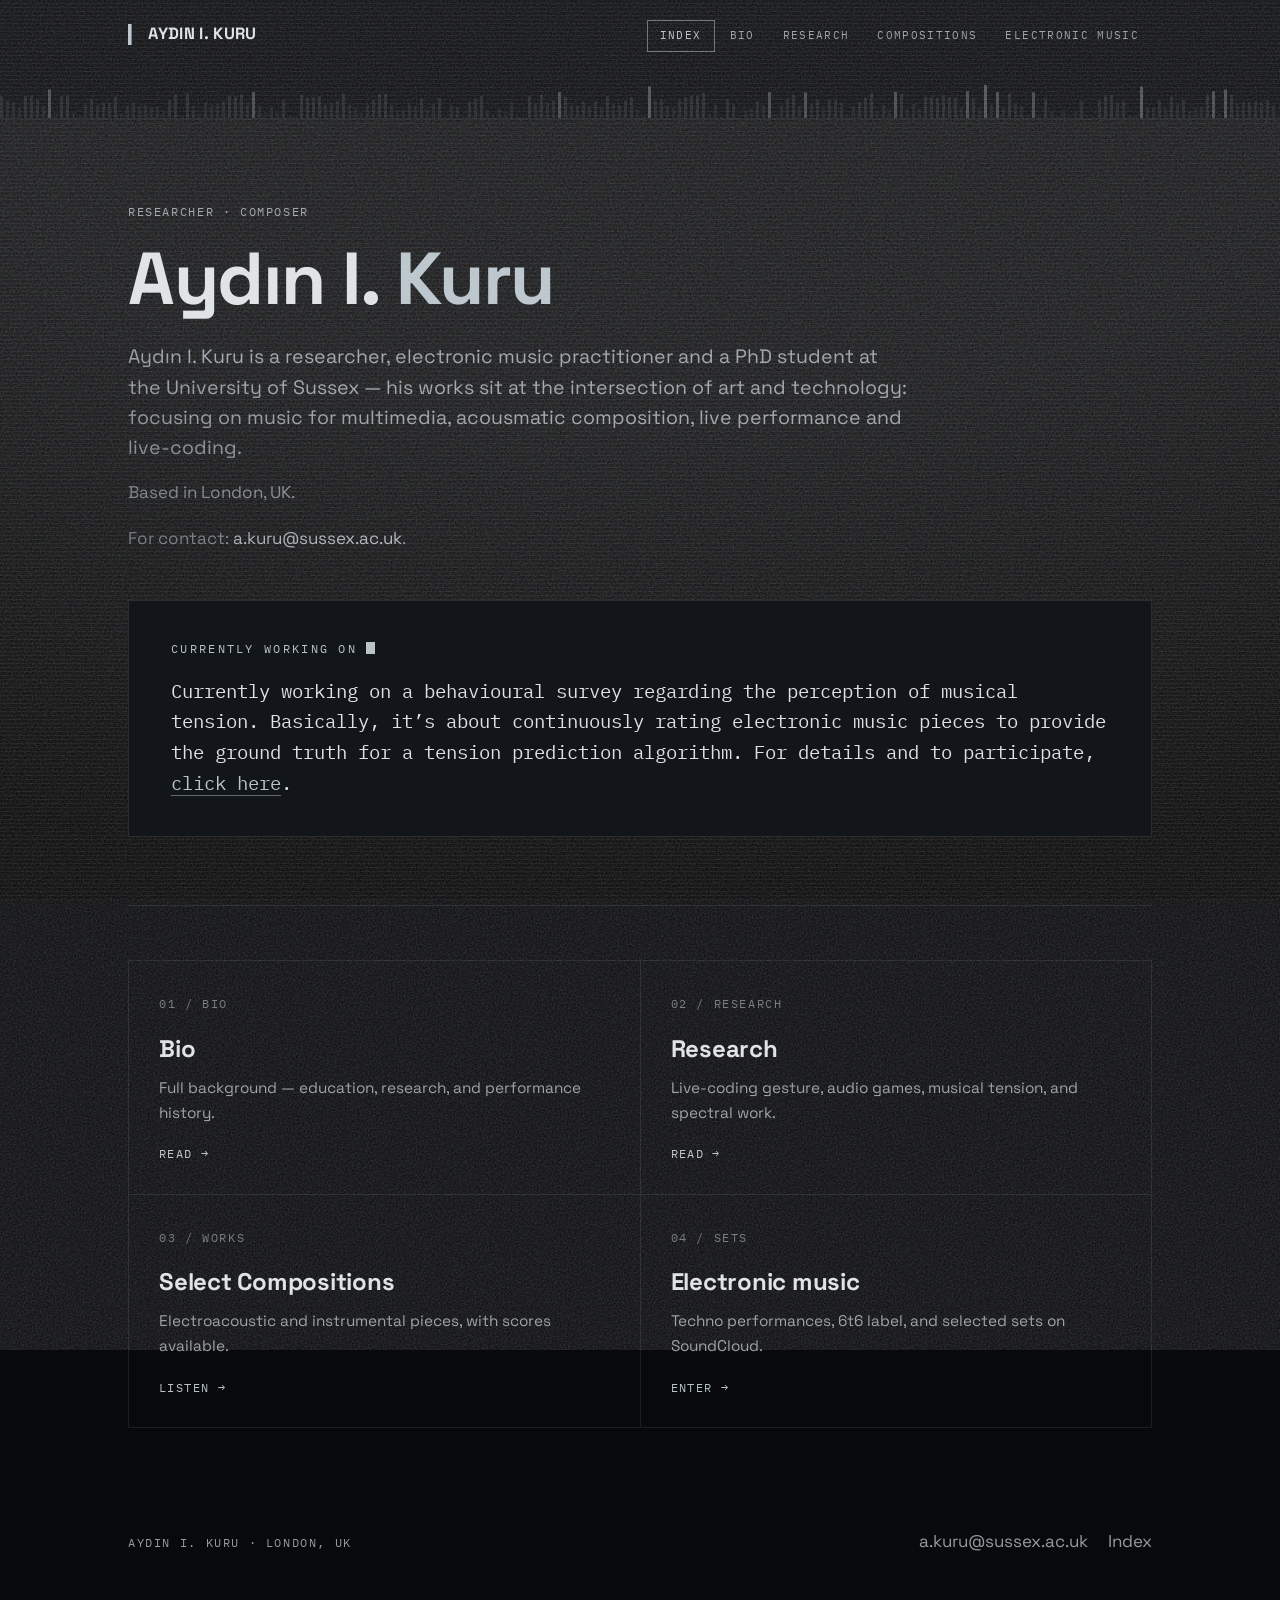
<file: index.html>
<!doctype html>
<html lang="en" class="grain-3">
<head>
<meta charset="utf-8">
<meta name="viewport" content="width=device-width, initial-scale=1">
<title>Aydın I. Kuru — Researcher · Composer · Electronic Musician</title>
<meta name="description" content="Aydın I. Kuru — researcher, composer and Music Technology PhD student at the University of Sussex.">
<link rel="preconnect" href="https://fonts.googleapis.com">
<link rel="preconnect" href="https://fonts.gstatic.com" crossorigin>
<link href="https://fonts.googleapis.com/css2?family=Space+Grotesk:wght@400;500;600;700&family=IBM+Plex+Mono:wght@400;500&display=swap" rel="stylesheet">
<link rel="stylesheet" href="style.css">
<link rel="icon" href="favicon.svg" type="image/svg+xml">
<meta property="og:type" content="website">
<meta property="og:title" content="Aydın I. Kuru — Researcher · Composer">
<meta property="og:description" content="Aydın I. Kuru — researcher, composer and Music Technology PhD student at the University of Sussex.">
<meta property="og:image" content="https://aydinkuru.com/og-image.png">
<meta property="og:url" content="https://aydinkuru.com/">
<meta name="twitter:card" content="summary_large_image">
</head>
<body>

<header class="site-head">
  <div class="head-inner">
    <div class="brand"><a href="index.html"><span class="tick">&#9613;</span> AYDIN I. KURU</a></div>
    <nav class="primary">
      <a href="index.html" aria-current="page">Index</a>
      <a href="bio.html">Bio</a>
      <a href="research.html">Research</a>
      <a href="compositions.html">Compositions</a>
      <a href="electronic.html">Electronic music</a>
    </nav>
  </div>
  <canvas class="spectrum" aria-hidden="true"></canvas>
</header>

<main class="wrap">

  <section class="hero">
    <p class="eyebrow mono">Researcher · Composer </p>
    <h1>Aydın I. <span class="amber">Kuru</span></h1>
    <p class="lede">Aydın I. Kuru is a researcher, electronic music practitioner
      and a PhD student at the University of Sussex — his works sit at the
      intersection of art and technology: focusing on music for multimedia,
      acousmatic composition, live performance and live-coding.</p>
    <p class="muted" style="margin-top:16px">Based in London, UK.</p>
    <p class="muted" style="margin-top:8px">For contact:
      <a class="link" href="mailto:a.kuru@sussex.ac.uk">a.kuru@sussex.ac.uk</a>.</p>

    <div class="now-box">
      <p class="now-label">Currently working on</p>
      <p>Currently working on a behavioural survey regarding the perception of
        musical tension. Basically, it&rsquo;s about continuously rating electronic
        music pieces to provide the ground truth for a tension prediction
        algorithm. For details and to participate,
        <a class="link" href="survey.html">click here</a>.</p>
    </div>
  </section>

  <section class="block" aria-label="Sections">
    <div class="cards">

      <a class="card" href="bio.html">
        <span class="idx mono">01 / Bio</span>
        <h3>Bio</h3>
        <p>Full background — education, research, and performance history.</p>
        <span class="go">Read &rarr;</span>
      </a>

      <a class="card" href="research.html">
        <span class="idx mono">02 / Research</span>
        <h3>Research</h3>
        <p>Live-coding gesture, audio games, musical tension, and spectral work.</p>
        <span class="go">Read &rarr;</span>
      </a>

      <a class="card" href="compositions.html">
        <span class="idx mono">03 / Works</span>
        <h3>Select Compositions</h3>
        <p>Electroacoustic and instrumental pieces, with scores available.</p>
        <span class="go">Listen &rarr;</span>
      </a>

      <a class="card" href="electronic.html">
        <span class="idx mono">04 / Sets</span>
        <h3>Electronic music</h3>
        <p>Techno performances, 6t6 label, and selected sets on SoundCloud.</p>
        <span class="go">Enter &rarr;</span>
      </a>

    </div>
  </section>

</main>

<footer class="site-foot">
  <div class="wrap foot-inner">
    <div class="mono">Aydın I. Kuru &middot; London, UK</div>
    <div class="foot-contact">
      <a href="mailto:a.kuru@sussex.ac.uk">a.kuru@sussex.ac.uk</a>
      <a href="index.html">Index</a>
    </div>
  </div>
</footer>

<script src="script.js"></script>
</body>
</html>
</file>
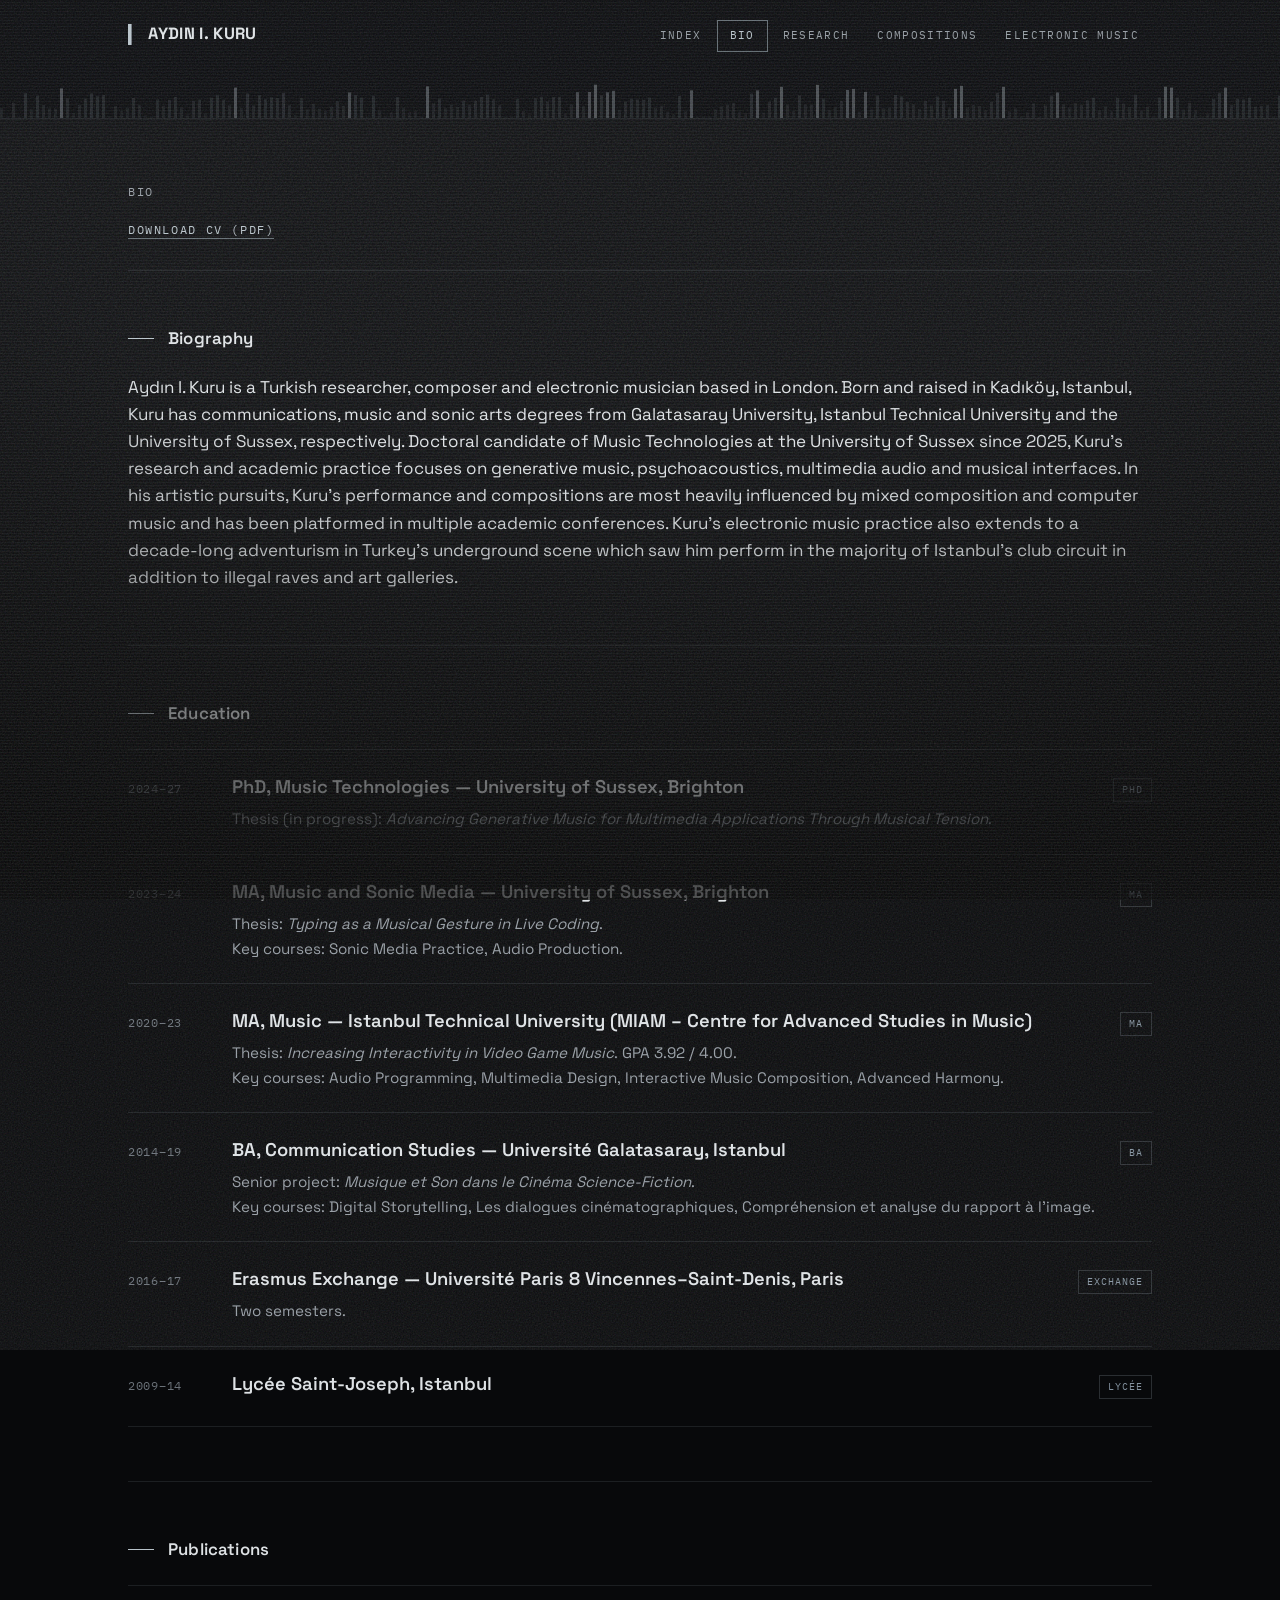
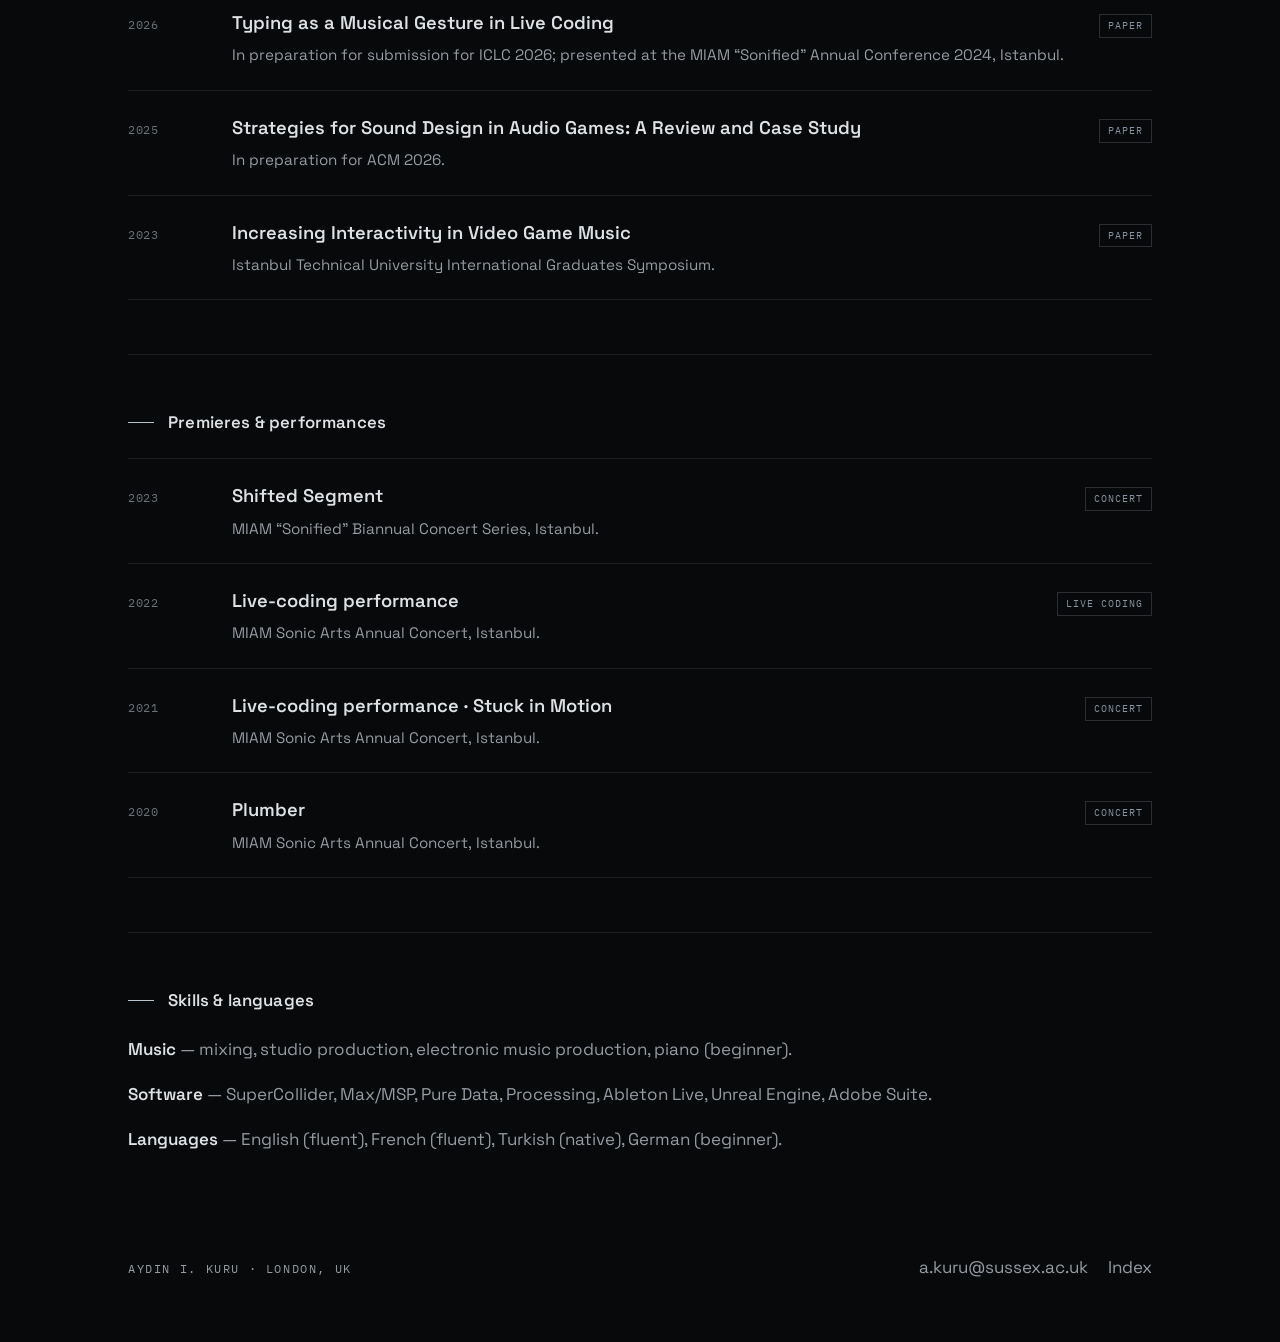
<file: bio.html>
<!doctype html>
<html lang="en" class="grain-2">
<head>
<meta charset="utf-8">
<meta name="viewport" content="width=device-width, initial-scale=1">
<title>Bio — Aydın I. Kuru</title>
<meta name="description" content="Biography, education, and performance history of Aydın I. Kuru.">
<link rel="preconnect" href="https://fonts.googleapis.com">
<link rel="preconnect" href="https://fonts.gstatic.com" crossorigin>
<link href="https://fonts.googleapis.com/css2?family=Space+Grotesk:wght@400;500;600;700&family=IBM+Plex+Mono:wght@400;500&display=swap" rel="stylesheet">
<link rel="stylesheet" href="style.css">
<link rel="icon" href="favicon.svg" type="image/svg+xml">
<meta property="og:type" content="website">
<meta property="og:title" content="Bio — Aydın I. Kuru">
<meta property="og:description" content="Biography, education, and performance history of Aydın I. Kuru.">
<meta property="og:image" content="https://aydinkuru.com/og-image.png">
<meta property="og:url" content="https://aydinkuru.com/bio.html">
<meta name="twitter:card" content="summary_large_image">
</head>
<body>

<header class="site-head">
  <div class="head-inner">
    <div class="brand"><a href="index.html"><span class="tick">&#9613;</span> AYDIN I. KURU</a></div>
    <nav class="primary">
      <a href="index.html">Index</a>
      <a href="bio.html" aria-current="page">Bio</a>
      <a href="research.html">Research</a>
      <a href="compositions.html">Compositions</a>
      <a href="electronic.html">Electronic music</a>
    </nav>
  </div>
  <canvas class="spectrum" aria-hidden="true"></canvas>
</header>

<main class="wrap">

  <section class="page-head">
    <h1 class="visually-hidden">Aydın I. Kuru — Bio</h1>
    <p class="eyebrow mono">Bio</p>
    <p class="mono" style="margin-top:12px"><a class="link" href="https://drive.google.com/uc?export=download&amp;id=1hSfg4tMmNtAJo42hJHmiKhR-TfyuFyDi" target="_blank" rel="noopener">Download CV (PDF)</a></p>
  </section>

  <section class="block">
    <h2>Biography</h2>
    <p>Aydın I. Kuru is a Turkish researcher, composer and electronic musician
      based in London. Born and raised in Kadıköy, Istanbul, Kuru has
      communications, music and sonic arts degrees from Galatasaray University,
      Istanbul Technical University and the University of Sussex, respectively.
      Doctoral candidate of Music Technologies at the University of Sussex since
      2025, Kuru&rsquo;s research and academic practice focuses on generative music,
      psychoacoustics, multimedia audio and musical interfaces. In his artistic
      pursuits, Kuru&rsquo;s performance and compositions are most heavily influenced
      by mixed composition and computer music and has been platformed in multiple
      academic conferences. Kuru&rsquo;s electronic music practice also extends to a
      decade-long adventurism in Turkey&rsquo;s underground scene which saw him perform
      in the majority of Istanbul&rsquo;s club circuit in addition to illegal raves and
      art galleries.</p>
  </section>

  <section class="block">
    <h2>Education</h2>
    <div class="rows">
      <div class="row">
        <div class="yr">2024&ndash;27</div>
        <div class="body">
          <h3>PhD, Music Technologies — University of Sussex, Brighton</h3>
          <p>Thesis (in progress): <em>Advancing Generative Music for Multimedia
            Applications Through Musical Tension</em>.</p>
        </div>
        <span class="tag">PhD</span>
      </div>
      <div class="row">
        <div class="yr">2023&ndash;24</div>
        <div class="body">
          <h3>MA, Music and Sonic Media — University of Sussex, Brighton</h3>
          <p>Thesis: <em>Typing as a Musical Gesture in Live Coding</em>.</p>
          <p class="muted">Key courses: Sonic Media Practice, Audio Production.</p>
        </div>
        <span class="tag">MA</span>
      </div>
      <div class="row">
        <div class="yr">2020&ndash;23</div>
        <div class="body">
          <h3>MA, Music — Istanbul Technical University (MIAM – Centre for Advanced Studies in Music)</h3>
          <p>Thesis: <em>Increasing Interactivity in Video Game Music</em>.
            GPA 3.92 / 4.00.</p>
          <p class="muted">Key courses: Audio Programming, Multimedia Design, Interactive Music Composition, Advanced Harmony.</p>
        </div>
        <span class="tag">MA</span>
      </div>
      <div class="row">
        <div class="yr">2014&ndash;19</div>
        <div class="body">
          <h3>BA, Communication Studies — Université Galatasaray, Istanbul</h3>
          <p>Senior project: <em>Musique et Son dans le Cinéma Science-Fiction</em>.</p>
          <p class="muted">Key courses: Digital Storytelling, Les dialogues cinématographiques, Compréhension et analyse du rapport à l&rsquo;image.</p>
        </div>
        <span class="tag">BA</span>
      </div>
      <div class="row">
        <div class="yr">2016&ndash;17</div>
        <div class="body">
          <h3>Erasmus Exchange — Université Paris 8 Vincennes–Saint-Denis, Paris</h3>
          <p>Two semesters.</p>
        </div>
        <span class="tag">Exchange</span>
      </div>
      <div class="row">
        <div class="yr">2009&ndash;14</div>
        <div class="body">
          <h3>Lycée Saint-Joseph, Istanbul</h3>
        </div>
        <span class="tag">Lycée</span>
      </div>
    </div>
  </section>

  <section class="block">
    <h2>Publications</h2>
    <div class="rows">
      <div class="row">
        <div class="yr">2026</div>
        <div class="body">
          <h3>Typing as a Musical Gesture in Live Coding</h3>
          <p>In preparation for submission for ICLC 2026; presented at the MIAM
            &ldquo;Sonified&rdquo; Annual Conference 2024, Istanbul.</p>
        </div>
        <a class="tag" href="https://drive.google.com/file/d/1nEykc63VWIxe_3JiHAPrY03YePeLgI8g/view" target="_blank" rel="noopener">Paper</a>
      </div>
      <div class="row">
        <div class="yr">2025</div>
        <div class="body">
          <h3>Strategies for Sound Design in Audio Games: A Review and Case Study</h3>
          <p>In preparation for ACM 2026.</p>
        </div>
        <span class="tag">Paper</span>
      </div>
      <div class="row">
        <div class="yr">2023</div>
        <div class="body">
          <h3>Increasing Interactivity in Video Game Music</h3>
          <p>Istanbul Technical University International Graduates Symposium.</p>
        </div>
        <a class="tag" href="https://drive.google.com/file/d/1maYkOcFqmBrkO92k6vcM2su-TTRENTib/view" target="_blank" rel="noopener">Paper</a>
      </div>
    </div>
  </section>

  <section class="block">
    <h2>Premieres &amp; performances</h2>
    <div class="rows">
      <div class="row">
        <div class="yr">2023</div>
        <div class="body"><h3>Shifted Segment</h3>
          <p>MIAM &ldquo;Sonified&rdquo; Biannual Concert Series, Istanbul.</p></div>
        <span class="tag">Concert</span>
      </div>
      <div class="row">
        <div class="yr">2022</div>
        <div class="body"><h3>Live-coding performance</h3>
          <p>MIAM Sonic Arts Annual Concert, Istanbul.</p></div>
        <span class="tag">Live coding</span>
      </div>
      <div class="row">
        <div class="yr">2021</div>
        <div class="body"><h3>Live-coding performance · Stuck in Motion</h3>
          <p>MIAM Sonic Arts Annual Concert, Istanbul.</p></div>
        <span class="tag">Concert</span>
      </div>
      <div class="row">
        <div class="yr">2020</div>
        <div class="body"><h3>Plumber</h3>
          <p>MIAM Sonic Arts Annual Concert, Istanbul.</p></div>
        <span class="tag">Concert</span>
      </div>
    </div>
  </section>

  <section class="block">
    <h2>Skills &amp; languages</h2>
    <p class="muted"><strong style="color:var(--text);font-weight:600">Music</strong> —
      mixing, studio production, electronic music production, piano (beginner).</p>
    <p class="muted"><strong style="color:var(--text);font-weight:600">Software</strong> —
      SuperCollider, Max/MSP, Pure Data, Processing, Ableton Live, Unreal Engine,
      Adobe Suite.</p>
    <p class="muted"><strong style="color:var(--text);font-weight:600">Languages</strong> —
      English (fluent), French (fluent), Turkish (native), German (beginner).</p>
  </section>

</main>

<footer class="site-foot">
  <div class="wrap foot-inner">
    <div class="mono">Aydın I. Kuru &middot; London, UK</div>
    <div class="foot-contact">
      <a href="mailto:a.kuru@sussex.ac.uk">a.kuru@sussex.ac.uk</a>
      <a href="index.html">Index</a>
    </div>
  </div>
</footer>

<script src="script.js"></script>
</body>
</html>
</file>
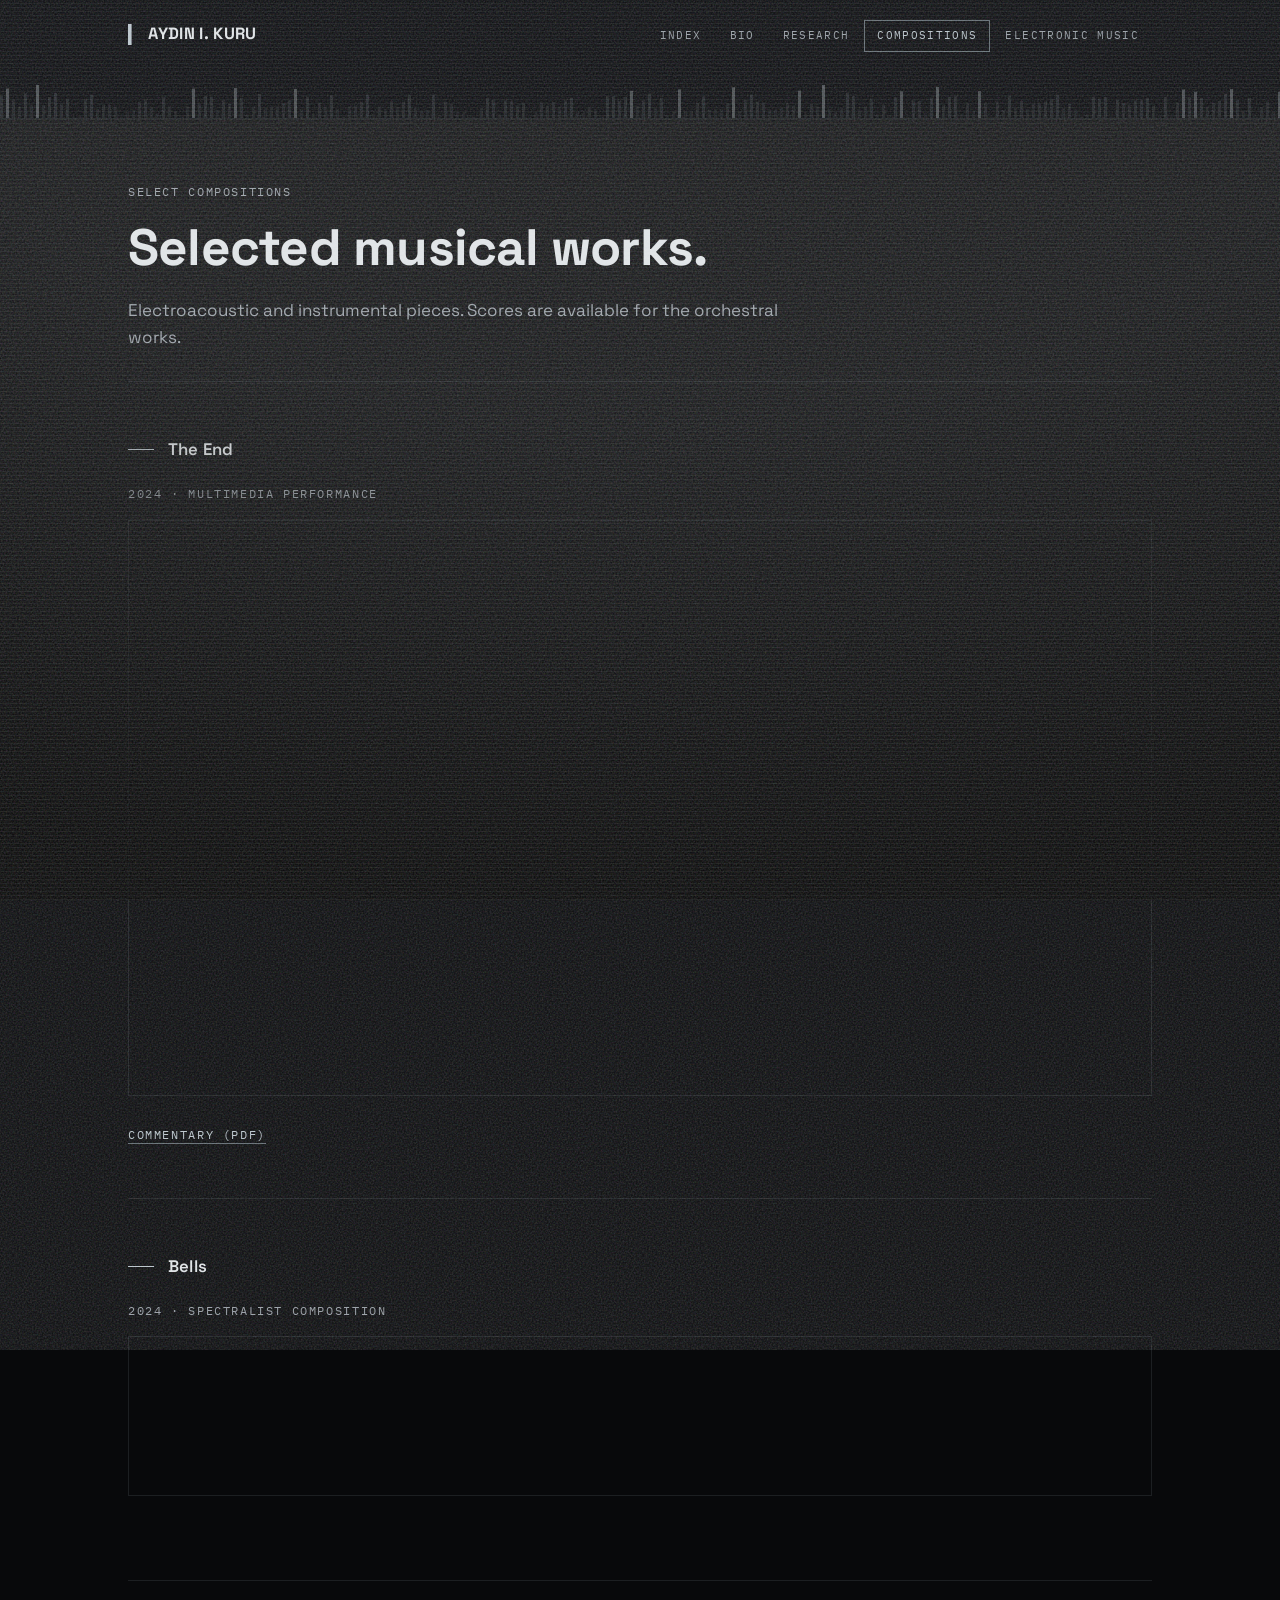
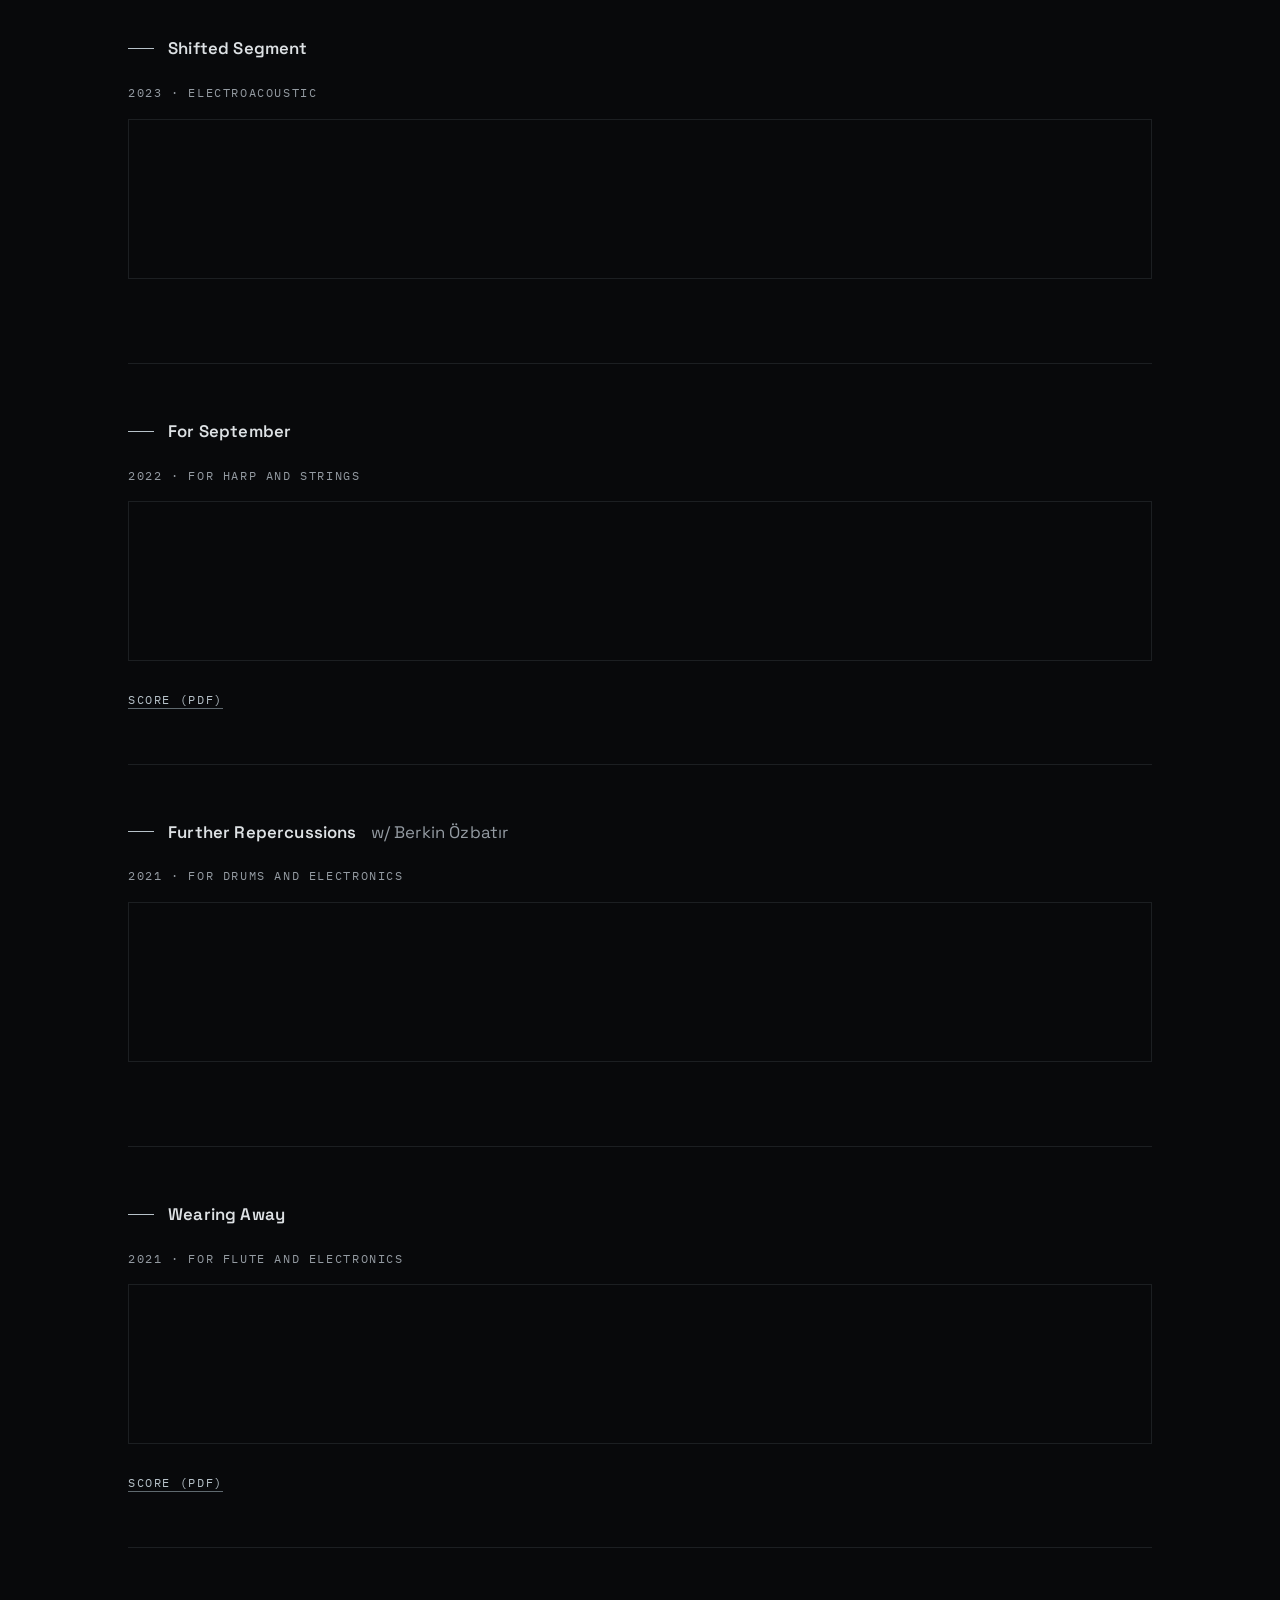
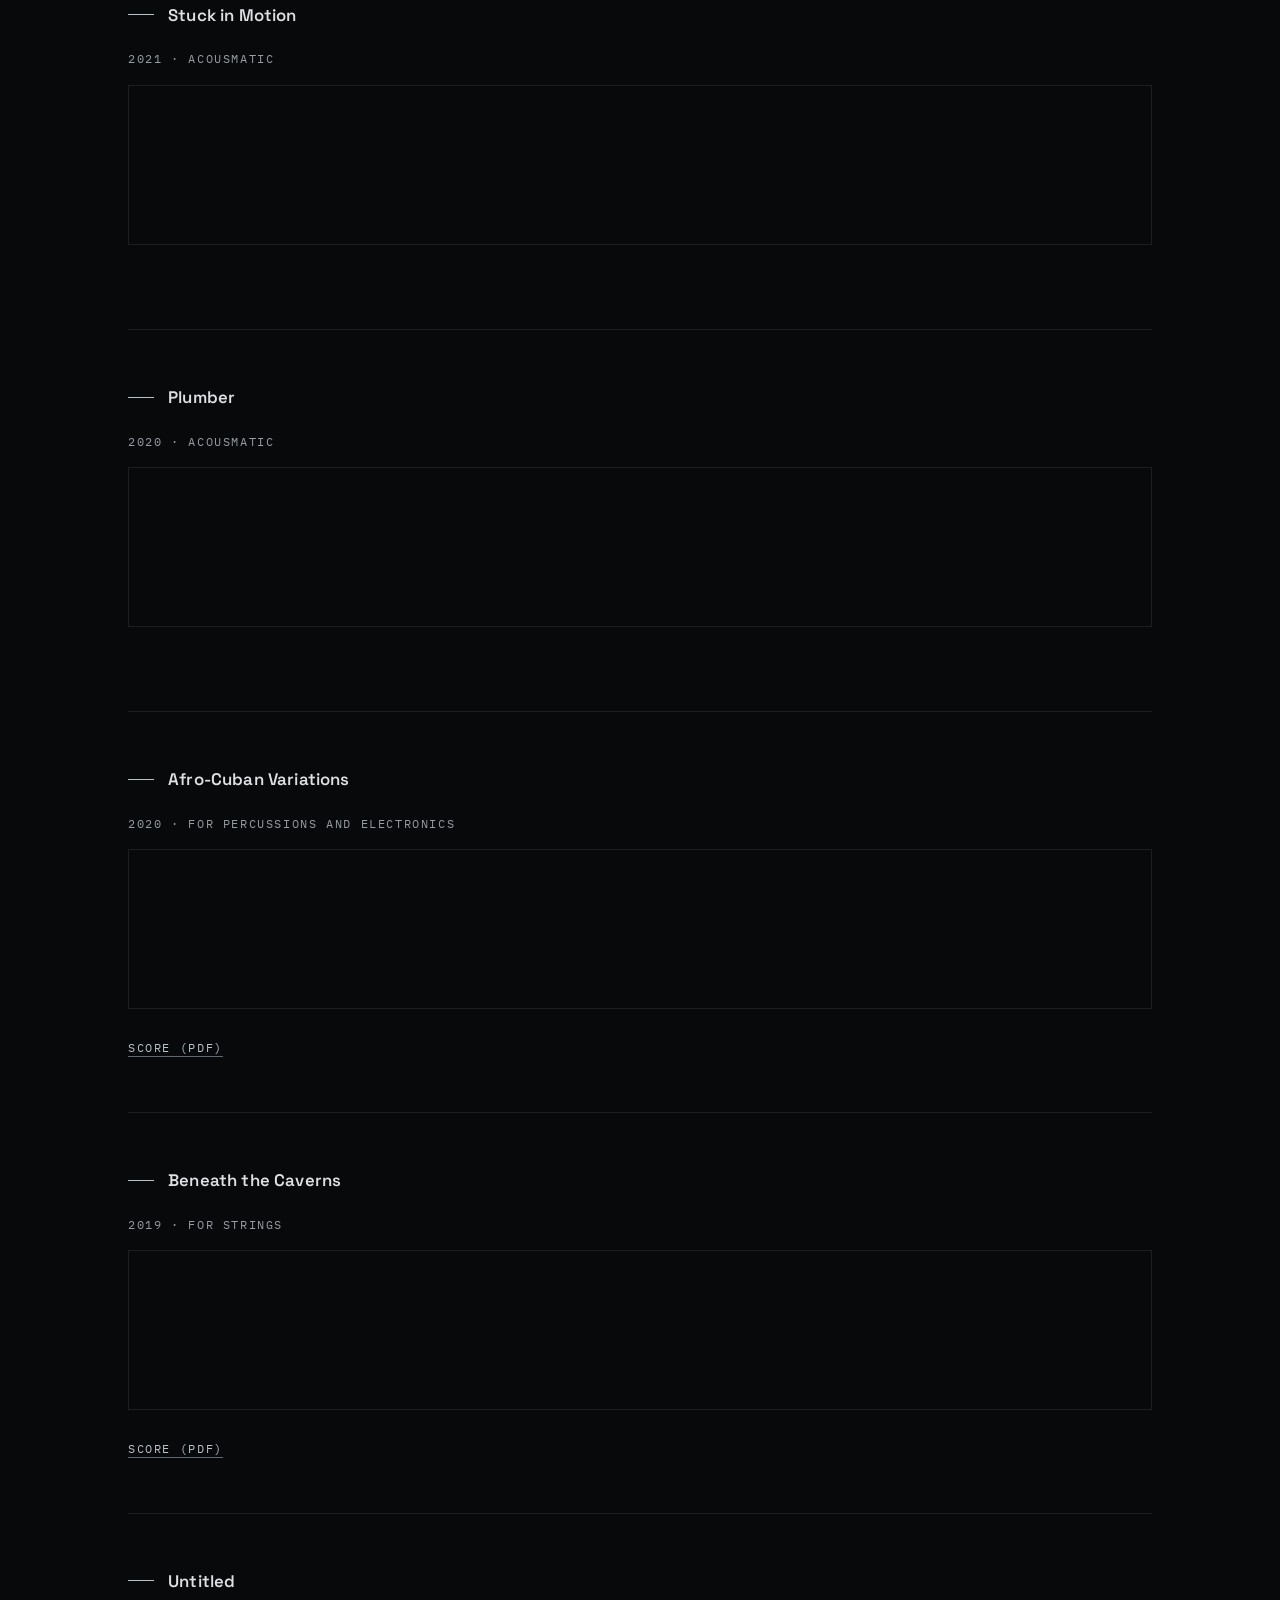
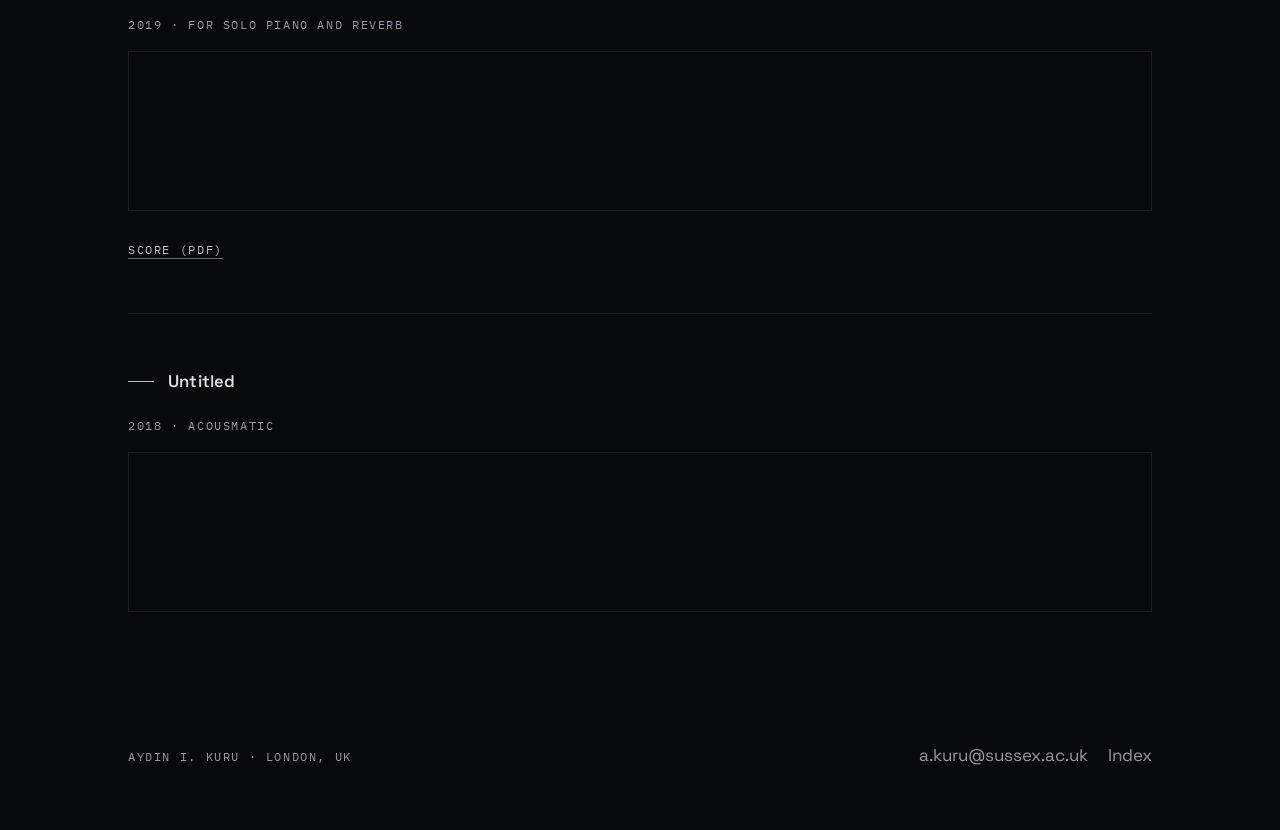
<file: compositions.html>
<!doctype html>
<html lang="en" class="grain-3">
<head>
<meta charset="utf-8">
<meta name="viewport" content="width=device-width, initial-scale=1">
<title>Select Compositions — Aydın I. Kuru</title>
<meta name="description" content="Selected musical compositions by Aydın I. Kuru, with scores available.">
<link rel="preconnect" href="https://fonts.googleapis.com">
<link rel="preconnect" href="https://fonts.gstatic.com" crossorigin>
<link href="https://fonts.googleapis.com/css2?family=Space+Grotesk:wght@400;500;600;700&family=IBM+Plex+Mono:wght@400;500&display=swap" rel="stylesheet">
<link rel="stylesheet" href="style.css">
<link rel="icon" href="favicon.svg" type="image/svg+xml">
<meta property="og:type" content="website">
<meta property="og:title" content="Select Compositions — Aydın I. Kuru">
<meta property="og:description" content="Selected musical compositions by Aydın I. Kuru, with scores available.">
<meta property="og:image" content="https://aydinkuru.com/og-image.png">
<meta property="og:url" content="https://aydinkuru.com/compositions.html">
<meta name="twitter:card" content="summary_large_image">
</head>
<body>

<header class="site-head">
  <div class="head-inner">
    <div class="brand"><a href="index.html"><span class="tick">&#9613;</span> AYDIN I. KURU</a></div>
    <nav class="primary">
      <a href="index.html">Index</a>
      <a href="bio.html">Bio</a>
      <a href="research.html">Research</a>
      <a href="compositions.html" aria-current="page">Compositions</a>
      <a href="electronic.html">Electronic music</a>
    </nav>
  </div>
  <canvas class="spectrum" aria-hidden="true"></canvas>
</header>

<main class="wrap">

  <section class="page-head">
    <p class="eyebrow mono">Select Compositions</p>
    <h1>Selected musical works.</h1>
    <p class="lede">Electroacoustic and instrumental pieces. Scores are available
      for the orchestral works.</p>
  </section>

  <section class="block">
    <h2>The End</h2>
    <p class="muted mono" style="margin-bottom:16px">2024 · Multimedia performance</p>
    <div class="embed video"><iframe src="https://drive.google.com/file/d/1ug8v7ZIaKpG6C3d1oGXImqdyJqDjtGGz/preview" allow="autoplay" allowfullscreen title="The End — video"></iframe></div>
    <p class="mono"><a class="link" href="https://drive.google.com/file/d/1RveVo8IYRil8cbtOGEXRBgCGylfiQNym/view" target="_blank" rel="noopener">Commentary (PDF)</a></p>
  </section>

  <section class="block">
    <h2>Bells</h2>
    <p class="muted mono" style="margin-bottom:16px">2024 · Spectralist composition</p>
    <div class="embed"><iframe height="160" src="https://drive.google.com/file/d/1STIpLJoNSm3HUbYC-LcB2aZimpgUo17Q/preview" allow="autoplay" title="Bells — audio"></iframe></div>
  </section>

  <section class="block">
    <h2>Shifted Segment</h2>
    <p class="muted mono" style="margin-bottom:16px">2023 · Electroacoustic</p>
    <div class="embed"><iframe height="160" src="https://drive.google.com/file/d/1h0l3DGfFCuVbW0ZboyfB-99iortVh79_/preview" allow="autoplay" title="Shifted Segment — audio"></iframe></div>
  </section>

  <section class="block">
    <h2>For September</h2>
    <p class="muted mono" style="margin-bottom:16px">2022 · For harp and strings</p>
    <div class="embed"><iframe height="160" src="https://drive.google.com/file/d/1g6PpnrEbXqlGyJ4y9J-ADC3dvhzYKxnY/preview" allow="autoplay" title="For September — audio"></iframe></div>
    <p class="mono"><a class="link" href="https://drive.google.com/file/d/1pWsNPoCgdz7SZe79rZk0qkElLbFvqwkP/view" target="_blank" rel="noopener">Score (PDF)</a></p>
  </section>

  <section class="block">
    <h2>Further Repercussions <span class="muted" style="font-weight:400">w/ Berkin Özbatır</span></h2>
    <p class="muted mono" style="margin-bottom:16px">2021 · For drums and electronics</p>
    <div class="embed"><iframe height="160" src="https://drive.google.com/file/d/1sOZp5PHMncFNLojCeM-AZFr8OuH2TvQc/preview" allow="autoplay" title="Further Repercussions — audio"></iframe></div>
  </section>

  <section class="block">
    <h2>Wearing Away</h2>
    <p class="muted mono" style="margin-bottom:16px">2021 · For flute and electronics</p>
    <div class="embed"><iframe height="160" src="https://drive.google.com/file/d/1WLbYZovU1lfpwGeh2gIe8tvq8nL7uoqK/preview" allow="autoplay" title="Wearing Away — audio"></iframe></div>
    <p class="mono"><a class="link" href="https://drive.google.com/file/d/1X503AtijCcb9mkbW8fMTgB8ngJ3w7pFT/view" target="_blank" rel="noopener">Score (PDF)</a></p>
  </section>

  <section class="block">
    <h2>Stuck in Motion</h2>
    <p class="muted mono" style="margin-bottom:16px">2021 · Acousmatic</p>
    <div class="embed"><iframe height="160" src="https://drive.google.com/file/d/1R11PcHYgflqYuaMcZ4r5gixOroj51Z1i/preview" allow="autoplay" title="Stuck in Motion — audio"></iframe></div>
  </section>

  <section class="block">
    <h2>Plumber</h2>
    <p class="muted mono" style="margin-bottom:16px">2020 · Acousmatic</p>
    <div class="embed"><iframe height="160" src="https://drive.google.com/file/d/1i3UGcg9TKYArrgWZHZz3HYGqDsgaFICh/preview" allow="autoplay" title="Plumber — audio"></iframe></div>
  </section>

  <section class="block">
    <h2>Afro-Cuban Variations</h2>
    <p class="muted mono" style="margin-bottom:16px">2020 · For percussions and electronics</p>
    <div class="embed"><iframe height="160" src="https://drive.google.com/file/d/1ryfl4vaylanxTkdmXNpLV7RMcwDdys-c/preview" allow="autoplay" title="Afro-Cuban Variations — audio"></iframe></div>
    <p class="mono"><a class="link" href="https://drive.google.com/file/d/17HlK-380nM2ipIKxqp0b0l6w6KPDZnFr/view" target="_blank" rel="noopener">Score (PDF)</a></p>
  </section>

  <section class="block">
    <h2>Beneath the Caverns</h2>
    <p class="muted mono" style="margin-bottom:16px">2019 · For strings</p>
    <div class="embed"><iframe height="160" src="https://drive.google.com/file/d/1F7AJIbU6n40457P_Iyow_6ATKE1wk03e/preview" allow="autoplay" title="Beneath the Caverns — audio"></iframe></div>
    <p class="mono"><a class="link" href="https://drive.google.com/file/d/1Hv8jiMcUxYGnzo1-DErJyCX8HkZ7uAXm/view" target="_blank" rel="noopener">Score (PDF)</a></p>
  </section>

  <section class="block">
    <h2>Untitled</h2>
    <p class="muted mono" style="margin-bottom:16px">2019 · For solo piano and reverb</p>
    <div class="embed"><iframe height="160" src="https://drive.google.com/file/d/1Ax76B18TBj57TkfpPfSZDmCieKiIzw9u/preview" allow="autoplay" title="Untitled (piano) — audio"></iframe></div>
    <p class="mono"><a class="link" href="https://drive.google.com/file/d/1ziBXjaU1iG006oG6eJGoOcNOPdpRKSrg/view" target="_blank" rel="noopener">Score (PDF)</a></p>
  </section>

  <section class="block">
    <h2>Untitled</h2>
    <p class="muted mono" style="margin-bottom:16px">2018 · Acousmatic</p>
    <div class="embed"><iframe height="160" src="https://drive.google.com/file/d/1h9yQO8V3dSNrnxCPgVX9oSrk-kiR7BP7/preview" allow="autoplay" title="Untitled (acousmatic) — audio"></iframe></div>
  </section>

</main>

<footer class="site-foot">
  <div class="wrap foot-inner">
    <div class="mono">Aydın I. Kuru &middot; London, UK</div>
    <div class="foot-contact">
      <a href="mailto:a.kuru@sussex.ac.uk">a.kuru@sussex.ac.uk</a>
      <a href="index.html">Index</a>
    </div>
  </div>
</footer>

<script src="script.js"></script>
</body>
</html>
</file>
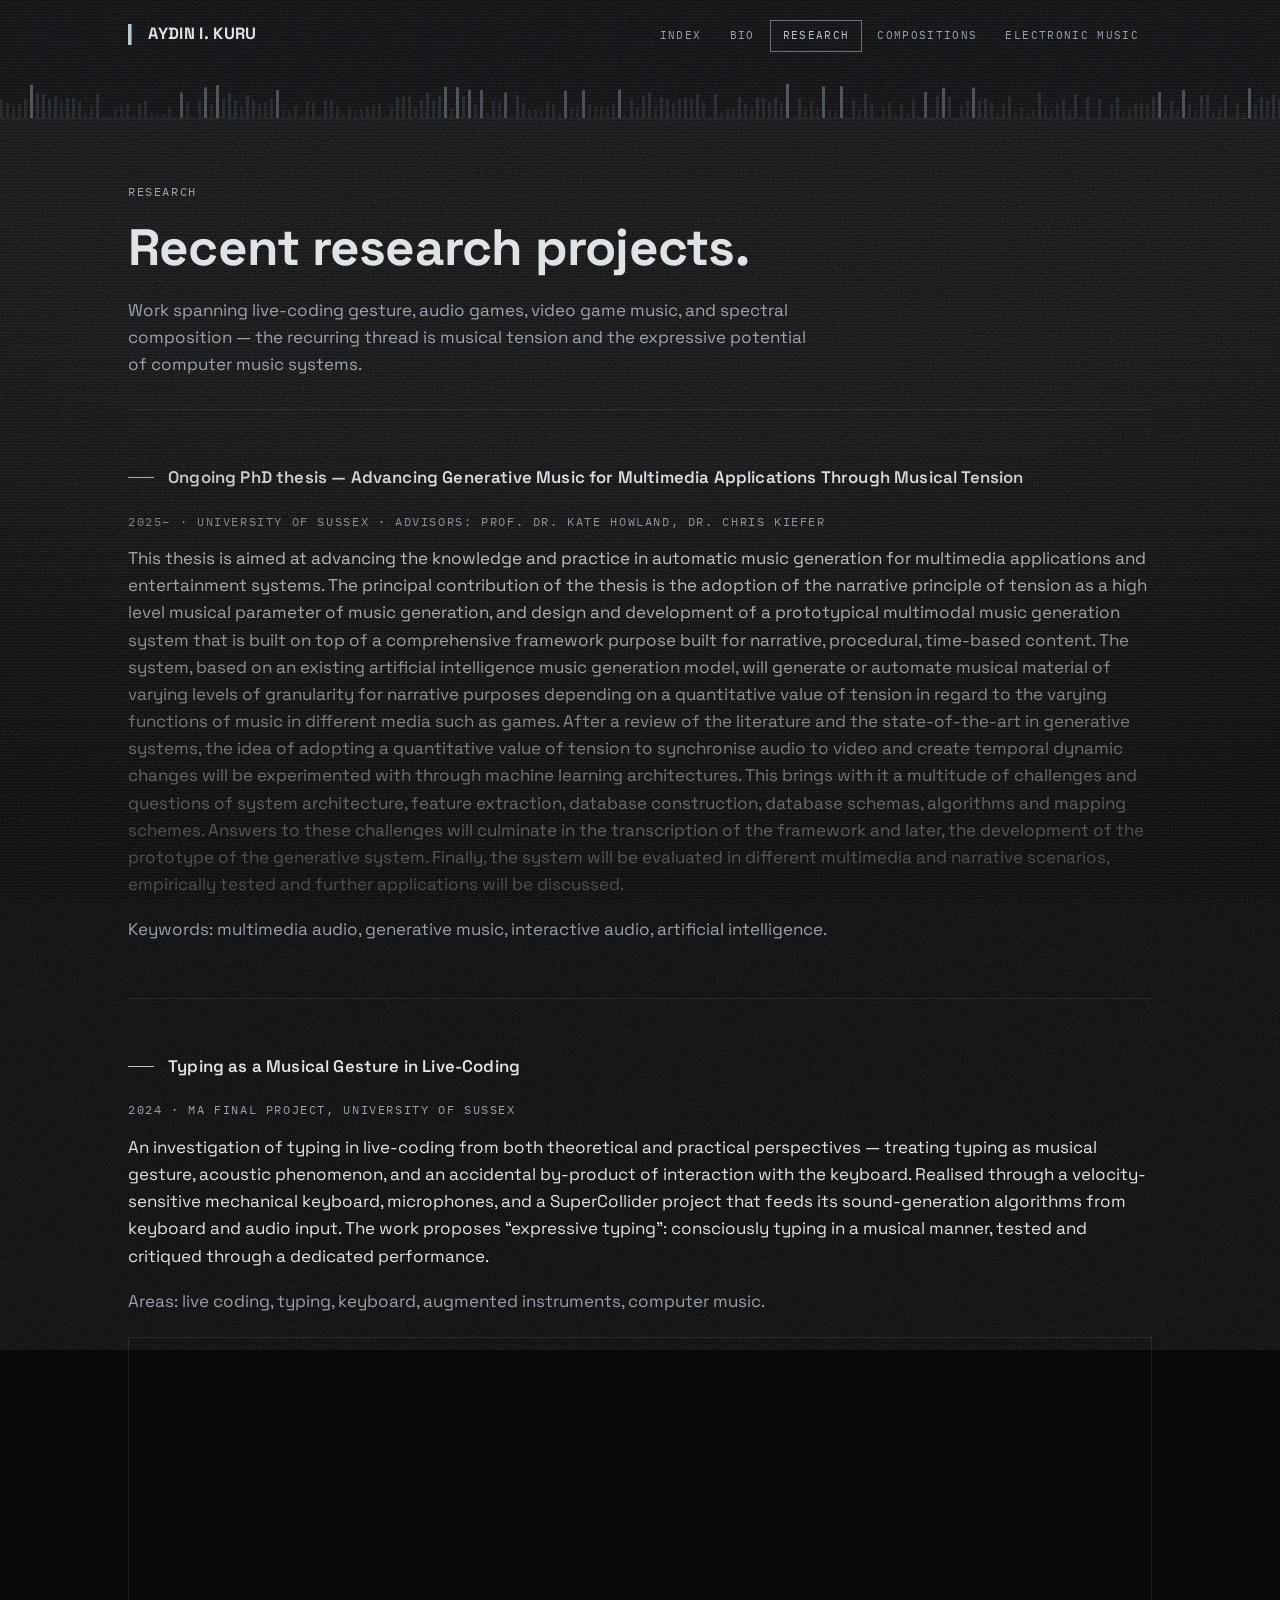
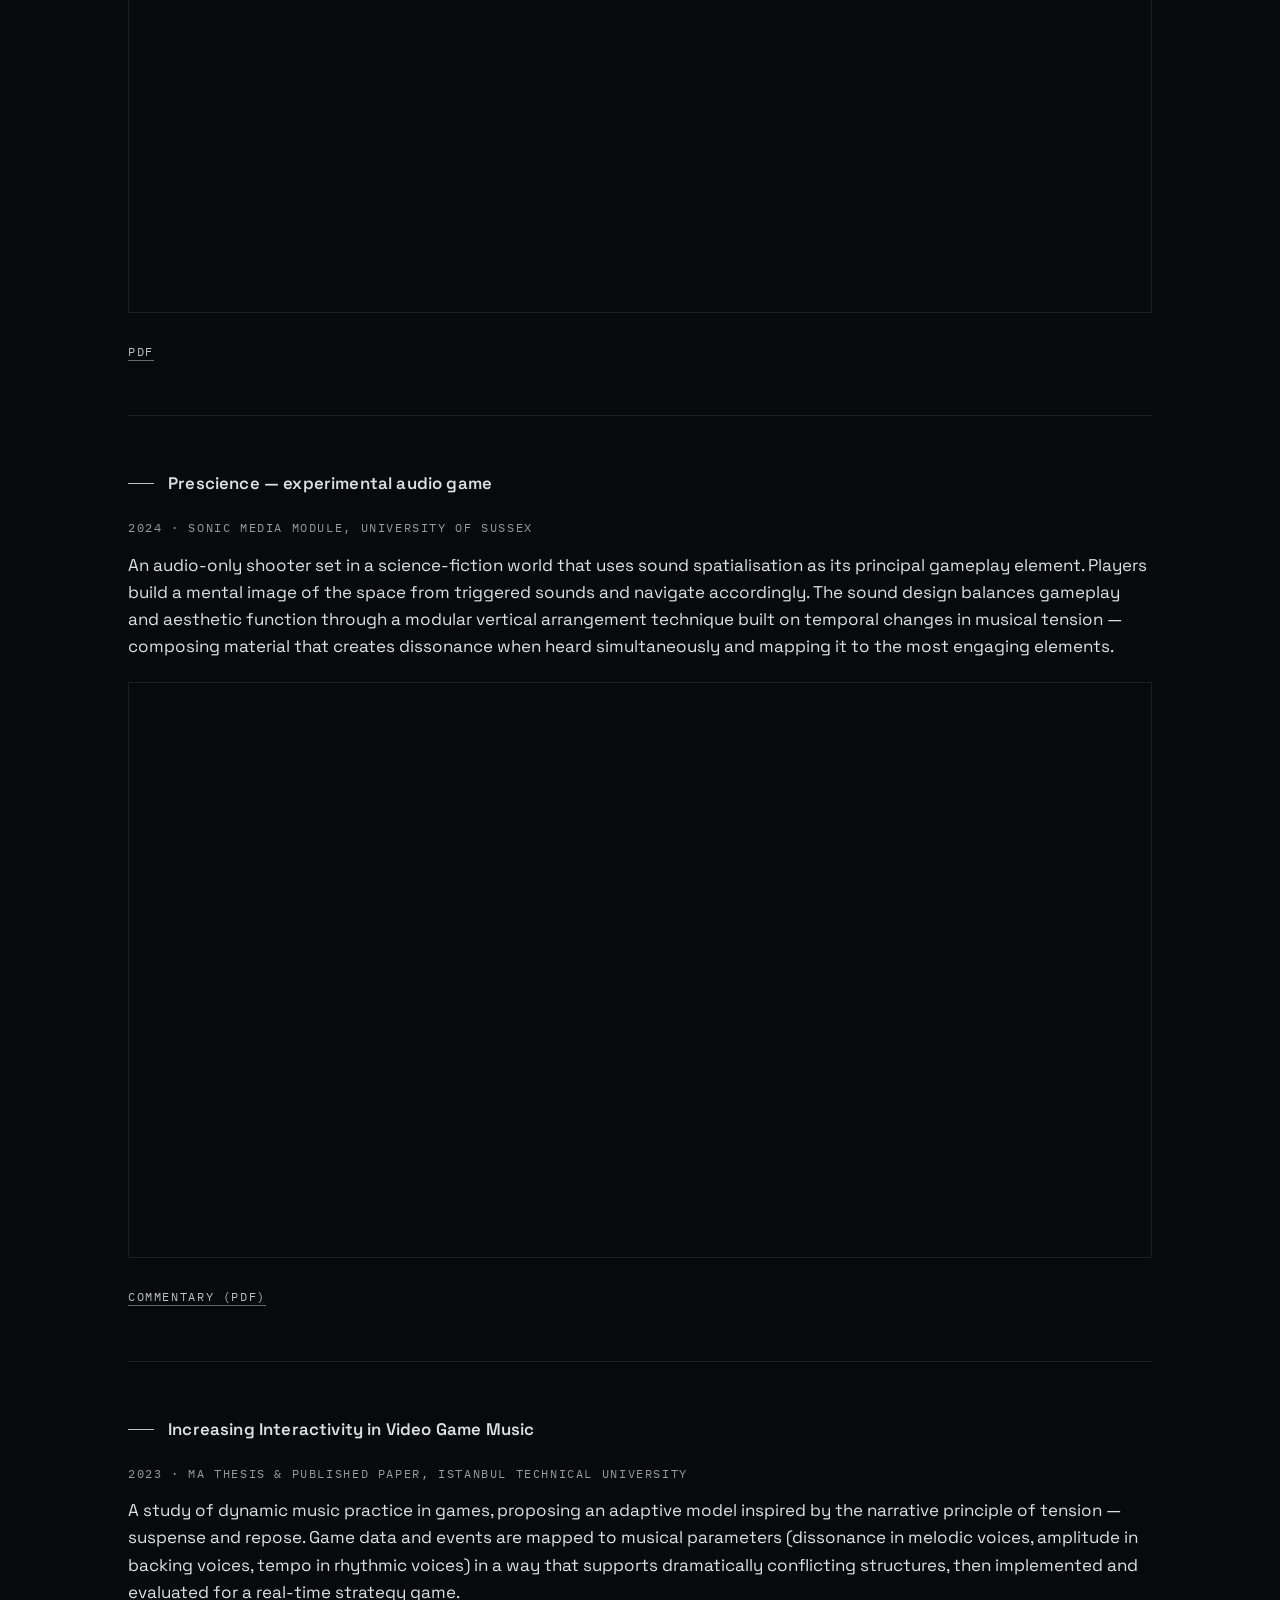
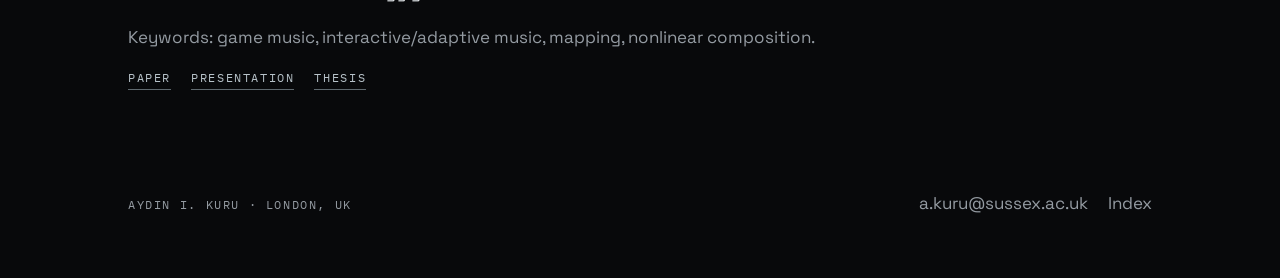
<file: research.html>
<!doctype html>
<html lang="en" class="grain-2">
<head>
<meta charset="utf-8">
<meta name="viewport" content="width=device-width, initial-scale=1">
<title>Research — Aydın I. Kuru</title>
<meta name="description" content="Research projects: live-coding gesture, audio games, video game music, and spectral composition.">
<link rel="preconnect" href="https://fonts.googleapis.com">
<link rel="preconnect" href="https://fonts.gstatic.com" crossorigin>
<link href="https://fonts.googleapis.com/css2?family=Space+Grotesk:wght@400;500;600;700&family=IBM+Plex+Mono:wght@400;500&display=swap" rel="stylesheet">
<link rel="stylesheet" href="style.css">
<link rel="icon" href="favicon.svg" type="image/svg+xml">
<meta property="og:type" content="website">
<meta property="og:title" content="Research — Aydın I. Kuru">
<meta property="og:description" content="Research projects: live-coding gesture, audio games, video game music, and spectral composition.">
<meta property="og:image" content="https://aydinkuru.com/og-image.png">
<meta property="og:url" content="https://aydinkuru.com/research.html">
<meta name="twitter:card" content="summary_large_image">
</head>
<body>

<header class="site-head">
  <div class="head-inner">
    <div class="brand"><a href="index.html"><span class="tick">&#9613;</span> AYDIN I. KURU</a></div>
    <nav class="primary">
      <a href="index.html">Index</a>
      <a href="bio.html">Bio</a>
      <a href="research.html" aria-current="page">Research</a>
      <a href="compositions.html">Compositions</a>
      <a href="electronic.html">Electronic music</a>
    </nav>
  </div>
  <canvas class="spectrum" aria-hidden="true"></canvas>
</header>

<main class="wrap">

  <section class="page-head">
    <p class="eyebrow mono">Research</p>
    <h1>Recent research projects.</h1>
    <p class="lede">Work spanning live-coding gesture, audio games, video game
      music, and spectral composition — the recurring thread is musical tension
      and the expressive potential of computer music systems.</p>
  </section>

  <section class="block">
    <h2>Ongoing PhD thesis — Advancing Generative Music for Multimedia Applications Through Musical Tension</h2>
    <p class="muted mono" style="margin-bottom:14px">2025– · University of Sussex · Advisors: Prof. Dr. Kate Howland, Dr. Chris Kiefer</p>
    <p>This thesis is aimed at advancing the knowledge and practice in automatic
      music generation for multimedia applications and entertainment systems. The
      principal contribution of the thesis is the adoption of the narrative
      principle of tension as a high level musical parameter of music generation,
      and design and development of a prototypical multimodal music generation
      system that is built on top of a comprehensive framework purpose built for
      narrative, procedural, time-based content. The system, based on an existing
      artificial intelligence music generation model, will generate or automate
      musical material of varying levels of granularity for narrative purposes
      depending on a quantitative value of tension in regard to the varying
      functions of music in different media such as games. After a review of the
      literature and the state-of-the-art in generative systems, the idea of
      adopting a quantitative value of tension to synchronise audio to video and
      create temporal dynamic changes will be experimented with through machine
      learning architectures. This brings with it a multitude of challenges and
      questions of system architecture, feature extraction, database construction,
      database schemas, algorithms and mapping schemes. Answers to these challenges
      will culminate in the transcription of the framework and later, the
      development of the prototype of the generative system. Finally, the system
      will be evaluated in different multimedia and narrative scenarios, empirically
      tested and further applications will be discussed.</p>
    <p class="muted">Keywords: multimedia audio, generative music, interactive audio, artificial intelligence.</p>
  </section>

  <section class="block">
    <h2>Typing as a Musical Gesture in Live-Coding</h2>
    <p class="muted mono" style="margin-bottom:14px">2024 · MA final project, University of Sussex</p>
    <p>An investigation of typing in live-coding from both theoretical and
      practical perspectives — treating typing as musical gesture, acoustic
      phenomenon, and an accidental by-product of interaction with the keyboard.
      Realised through a velocity-sensitive mechanical keyboard, microphones, and
      a SuperCollider project that feeds its sound-generation algorithms from
      keyboard and audio input. The work proposes &ldquo;expressive typing&rdquo;:
      consciously typing in a musical manner, tested and critiqued through a
      dedicated performance.</p>
    <p class="muted">Areas: live coding, typing, keyboard, augmented instruments, computer music.</p>
    <div class="embed video" style="margin-top:22px"><iframe src="https://drive.google.com/file/d/1qiAoXy7SCkE0_OQTFg9C3vr3SCUW40Xr/preview" allow="autoplay" allowfullscreen title="Typing — performance video"></iframe></div>
    <p class="mono"><a class="link" href="https://drive.google.com/file/d/1nEykc63VWIxe_3JiHAPrY03YePeLgI8g/view" target="_blank" rel="noopener">PDF</a></p>
  </section>

  <section class="block">
    <h2>Prescience — experimental audio game</h2>
    <p class="muted mono" style="margin-bottom:14px">2024 · Sonic Media module, University of Sussex</p>
    <p>An audio-only shooter set in a science-fiction world that uses sound
      spatialisation as its principal gameplay element. Players build a mental
      image of the space from triggered sounds and navigate accordingly. The sound
      design balances gameplay and aesthetic function through a modular vertical
      arrangement technique built on temporal changes in musical tension —
      composing material that creates dissonance when heard simultaneously and
      mapping it to the most engaging elements.</p>
    <div class="embed video" style="margin-top:22px"><iframe src="https://drive.google.com/file/d/1b4uG7q0hfgxivS45H6MFJzUnknno-onJ/preview" allow="autoplay" allowfullscreen title="Prescience — demo video"></iframe></div>
    <p class="mono"><a class="link" href="https://drive.google.com/file/d/1CYcsx8JuwagNi_02E-bC3DdzFr0LyKHt/view" target="_blank" rel="noopener">Commentary (PDF)</a></p>
  </section>

  <section class="block">
    <h2>Increasing Interactivity in Video Game Music</h2>
    <p class="muted mono" style="margin-bottom:14px">2023 · MA thesis &amp; published paper, Istanbul Technical University</p>
    <p>A study of dynamic music practice in games, proposing an adaptive model
      inspired by the narrative principle of tension — suspense and repose. Game
      data and events are mapped to musical parameters (dissonance in melodic
      voices, amplitude in backing voices, tempo in rhythmic voices) in a way that
      supports dramatically conflicting structures, then implemented and evaluated
      for a real-time strategy game.</p>
    <p class="muted">Keywords: game music, interactive/adaptive music, mapping, nonlinear composition.</p>
    <p class="mono" style="display:flex;gap:20px;flex-wrap:wrap">
      <a class="link" href="https://drive.google.com/file/d/1maYkOcFqmBrkO92k6vcM2su-TTRENTib/view" target="_blank" rel="noopener">Paper</a>
      <a class="link" href="https://drive.google.com/file/d/1PAxtBRp8YalFyN4Tm2be3hJmlgLjir_k/view" target="_blank" rel="noopener">Presentation</a>
      <a class="link" href="https://drive.google.com/file/d/1-UtdOjLzLO4mdkNE1dfqcBAt66p3POmJ/view" target="_blank" rel="noopener">Thesis</a>
    </p>
  </section>

</main>

<footer class="site-foot">
  <div class="wrap foot-inner">
    <div class="mono">Aydın I. Kuru &middot; London, UK</div>
    <div class="foot-contact">
      <a href="mailto:a.kuru@sussex.ac.uk">a.kuru@sussex.ac.uk</a>
      <a href="index.html">Index</a>
    </div>
  </div>
</footer>

<script src="script.js"></script>
</body>
</html>
</file>
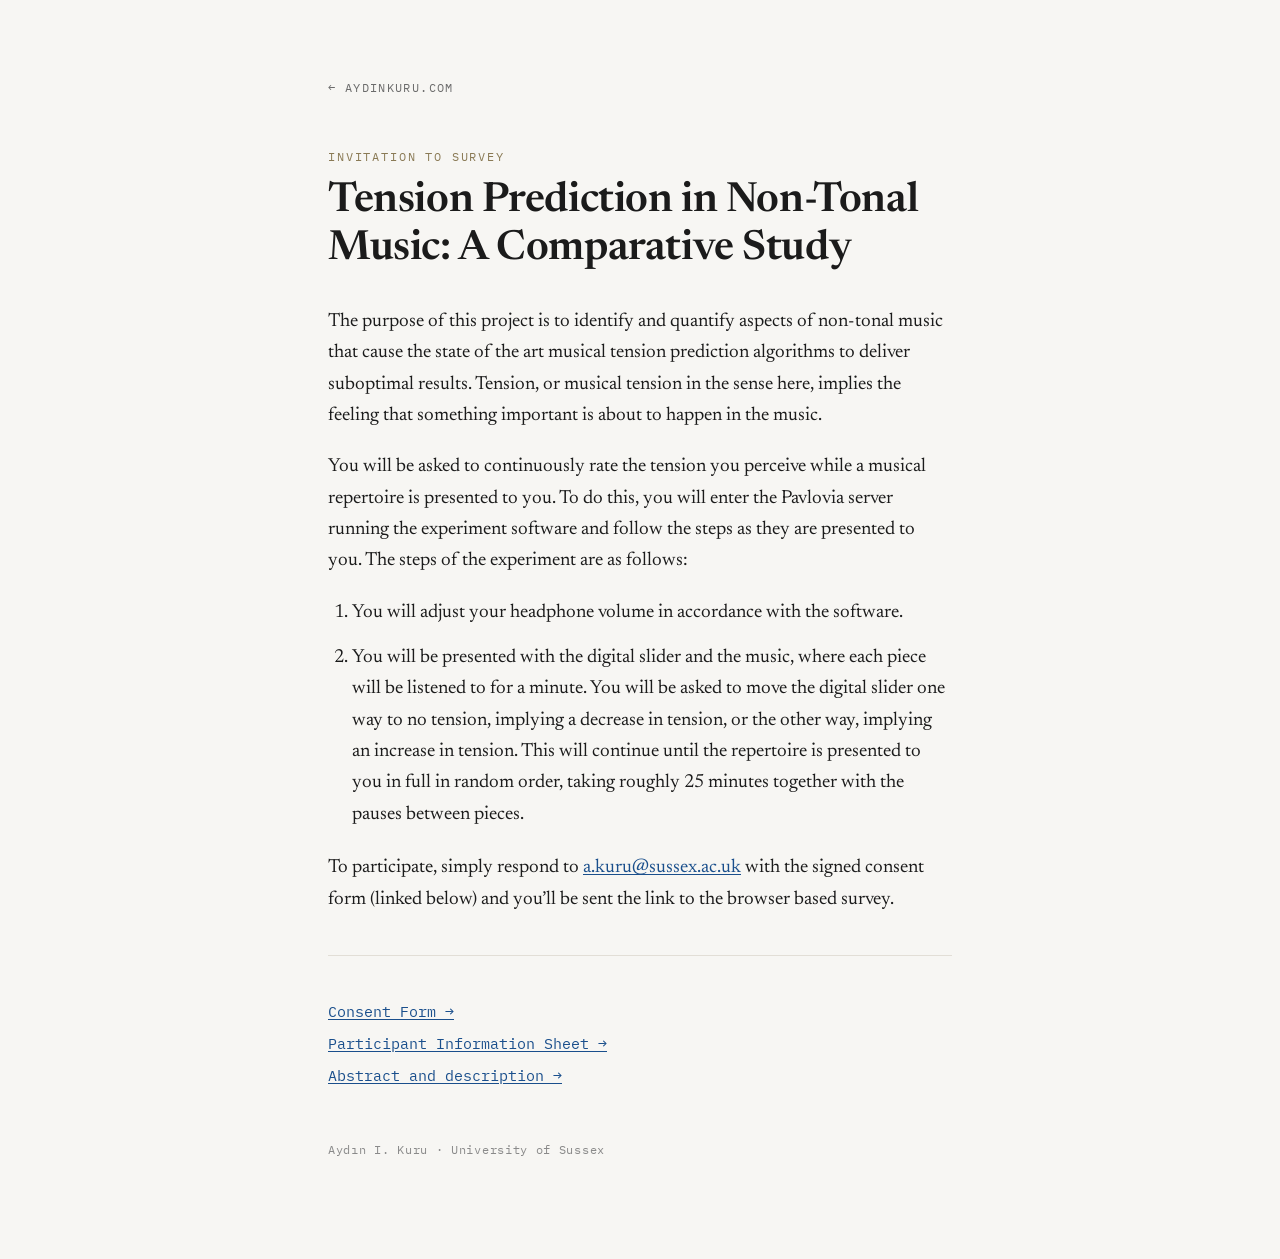
<file: survey.html>
<!doctype html>
<html lang="en">
<head>
<meta charset="utf-8">
<meta name="viewport" content="width=device-width, initial-scale=1">
<title>Tension Prediction in Non-Tonal Music: A Comparative Study — Aydın I. Kuru</title>
<meta name="description" content="Invitation to a behavioural survey on the perception of musical tension in non-tonal music.">
<link rel="icon" href="favicon.svg" type="image/svg+xml">
<link rel="preconnect" href="https://fonts.googleapis.com">
<link rel="preconnect" href="https://fonts.gstatic.com" crossorigin>
<link href="https://fonts.googleapis.com/css2?family=Newsreader:opsz,wght@6..72,400;6..72,500;6..72,600&family=IBM+Plex+Mono:wght@400;500&display=swap" rel="stylesheet">
<style>
  * { box-sizing: border-box; }
  body {
    margin: 0; background: #f7f6f3; color: #1b1b1b;
    font-family: "Newsreader", Georgia, serif; font-size: 19px; line-height: 1.65;
    -webkit-font-smoothing: antialiased;
  }
  .paper { max-width: 680px; margin: 0 auto; padding: 72px 28px 100px; }
  .back {
    font-family: "IBM Plex Mono", monospace; font-size: 0.72rem;
    letter-spacing: 0.12em; text-transform: uppercase; color: #6b6b6b;
    text-decoration: none; border-bottom: 1px solid transparent;
  }
  .back:hover { color: #1b1b1b; border-bottom-color: #cfccc5; }
  .kicker {
    font-family: "IBM Plex Mono", monospace; font-size: 0.72rem;
    letter-spacing: 0.16em; text-transform: uppercase; color: #8a7a55;
    margin: 44px 0 12px;
  }
  h1 {
    font-weight: 600; font-size: clamp(1.8rem, 4.5vw, 2.6rem); line-height: 1.15;
    letter-spacing: -0.01em; margin: 0 0 32px;
  }
  p { margin: 0 0 20px; }
  ol { margin: 0 0 22px; padding-left: 24px; }
  ol li { margin-bottom: 14px; }
  a { color: #1a4f8c; text-decoration: underline; text-underline-offset: 2px; }
  a:hover { color: #10365f; }
  hr { border: none; border-top: 1px solid #e2ded6; margin: 40px 0; }
  .docs { font-family: "IBM Plex Mono", monospace; font-size: 0.95rem; line-height: 2.1; }
  .docs a { display: inline-block; }
  footer {
    margin-top: 48px; font-family: "IBM Plex Mono", monospace;
    font-size: 0.72rem; letter-spacing: 0.06em; color: #8a8a8a;
  }
</style>
</head>
<body>
  <div class="paper">
    <a class="back" href="index.html">&larr; aydinkuru.com</a>

    <p class="kicker">Invitation to survey</p>
    <h1>Tension Prediction in Non-Tonal Music: A Comparative Study</h1>

    <p>The purpose of this project is to identify and quantify aspects of non-tonal
      music that cause the state of the art musical tension prediction algorithms to
      deliver suboptimal results. Tension, or musical tension in the sense here,
      implies the feeling that something important is about to happen in the music.</p>

    <p>You will be asked to continuously rate the tension you perceive while a
      musical repertoire is presented to you. To do this, you will enter the
      Pavlovia server running the experiment software and follow the steps as they
      are presented to you. The steps of the experiment are as follows:</p>

    <ol>
      <li>You will adjust your headphone volume in accordance with the software.</li>
      <li>You will be presented with the digital slider and the music, where each
        piece will be listened to for a minute. You will be asked to move the digital
        slider one way to no tension, implying a decrease in tension, or the other
        way, implying an increase in tension. This will continue until the repertoire
        is presented to you in full in random order, taking roughly 25 minutes
        together with the pauses between pieces.</li>
    </ol>

    <p>To participate, simply respond to
      <a href="mailto:a.kuru@sussex.ac.uk">a.kuru@sussex.ac.uk</a> with the signed
      consent form (linked below) and you&rsquo;ll be sent the link to the browser
      based survey.</p>

    <hr>

    <div class="docs">
      <a href="files/consent-form.pdf">Consent Form &rarr;</a><br>
      <a href="files/participant_information_sheet.pdf">Participant Information Sheet &rarr;</a><br>
      <a href="files/tension-study.pdf">Abstract and description &rarr;</a>
    </div>

    <footer>Aydın I. Kuru &middot; University of Sussex</footer>
  </div>
</body>
</html>
</file>
<file: style.css>
/* ============================================================
   Shared styles — cold graphite + sodium-amber industrial
   Display/body: Space Grotesk · Data/labels/nav: IBM Plex Mono
   ============================================================ */

:root {
  --bg:      #08090b;
  --bg-2:    #0d0e10;
  --panel:   #101113;
  --line:    #1c1f22;
  --line-2:  #2a2e32;
  --text:    #dde1e4;
  --muted:   #949ba2;
  --faint:   #6a7178;
  --accent:  #b7c2c9;   /* cool pale grey highlight */
  --accent-d:#5f696f;
  --steel:   #8593a0;   /* cold secondary, used sparingly */
  --maxw:    1080px;
}

* { box-sizing: border-box; }

html { scroll-behavior: smooth; background: var(--bg); }

body {
  margin: 0;
  background: transparent;
  color: var(--text);
  font-family: "Space Grotesk", system-ui, sans-serif;
  font-size: 17px;
  line-height: 1.6;
  -webkit-font-smoothing: antialiased;
  text-rendering: optimizeLegibility;
}

::selection { background: var(--accent); color: #08090b; }

/* ============ grain / noise system ============
   Intensity set on <html class="grain-1|2|3|4"> — higher = more extreme.
   Layers: html::before = backdrop noise (behind content),
   body::before = animated grain overlay, body::after = scanlines + vignette. */

html::before {  /* backdrop noise, sits behind the content */
  content: ""; position: fixed; inset: 0; z-index: 0; pointer-events: none;
  background-image: url("data:image/svg+xml,%3Csvg xmlns='http://www.w3.org/2000/svg' width='300' height='300'%3E%3Cfilter id='b'%3E%3CfeTurbulence type='fractalNoise' baseFrequency='0.4' numOctaves='2' stitchTiles='stitch'/%3E%3C/filter%3E%3Crect width='100%25' height='100%25' filter='url(%23b)'/%3E%3C/svg%3E");
  background-size: 300px; opacity: 0; mix-blend-mode: screen;
}
body::before {  /* animated grain overlay, on top */
  content: ""; position: fixed; top: -50%; left: -50%; width: 200%; height: 200%;
  z-index: 9998; pointer-events: none;
  background-image: url("data:image/svg+xml,%3Csvg xmlns='http://www.w3.org/2000/svg' width='160' height='160'%3E%3Cfilter id='n'%3E%3CfeTurbulence type='fractalNoise' baseFrequency='0.8' numOctaves='2' stitchTiles='stitch'/%3E%3C/filter%3E%3Crect width='100%25' height='100%25' filter='url(%23n)'/%3E%3C/svg%3E");
  background-size: 170px; opacity: 0.08; mix-blend-mode: screen;
  animation: grain 0.42s steps(1) infinite;
}
@keyframes grain {
  0%   { transform: translate(0,0); }
  20%  { transform: translate(-6%,4%); }
  40%  { transform: translate(5%,-7%); }
  60%  { transform: translate(-8%,-3%); }
  80%  { transform: translate(7%,6%); }
  100% { transform: translate(-4%,2%); }
}
body::after {  /* scanlines + edge vignette */
  content: ""; position: fixed; inset: 0; z-index: 9997; pointer-events: none;
  background:
    repeating-linear-gradient(0deg, rgba(200,214,222,0.03) 0 1px, transparent 1px 3px),
    radial-gradient(120% 92% at 50% 6%, transparent 52%, rgba(0,0,0,0.64) 100%);
}

/* ---- level 2 : medium ---- */
html.grain-2::before { opacity: 0.06; }
html.grain-2 body::before { opacity: 0.15; background-size: 190px; }
html.grain-2 body::after { background:
  repeating-linear-gradient(0deg, rgba(200,214,222,0.04) 0 1px, transparent 1px 3px),
  radial-gradient(120% 92% at 50% 6%, transparent 50%, rgba(0,0,0,0.70) 100%); }

/* ---- level 3 : heavy ---- */
html.grain-3::before { opacity: 0.13; }
html.grain-3 body::before { opacity: 0.24; background-size: 210px; animation-duration: 0.34s; }
html.grain-3 body::after { background:
  repeating-linear-gradient(0deg, rgba(200,214,222,0.055) 0 1px, transparent 1px 4px),
  radial-gradient(120% 92% at 50% 6%, transparent 46%, rgba(0,0,0,0.78) 100%); }

/* ---- level 4 : extreme / degraded VHS ---- */
html.grain-4::before { opacity: 0.22; }
html.grain-4 body::before { opacity: 0.36; background-size: 240px; animation-duration: 0.26s; }
html.grain-4 body::after {
  background:
    repeating-linear-gradient(0deg, rgba(200,214,222,0.09) 0 1px, transparent 1px 3px),
    radial-gradient(115% 90% at 50% 4%, transparent 40%, rgba(0,0,0,0.9) 100%);
  animation: flicker 3.4s steps(2) infinite;
}
@keyframes flicker { 0%,96%,100% { opacity: 1; } 97% { opacity: 0.8; } 99% { opacity: 0.93; } }

/* ---- DJ page: distinct red accent ---- */
html.dj {
  --accent:  #d23c33;
  --accent-d:#7d2620;
  --steel:   #d23c33;
}
html.dj ::selection { background: var(--accent); color: #08090b; }

/* YouTube click-through thumbnail */
.yt-thumb {
  position: relative; display: block; aspect-ratio: 16 / 9; overflow: hidden;
  border: 1px solid var(--line); margin: 4px 0 6px;
}
.yt-thumb img {
  width: 100%; height: 100%; object-fit: cover; display: block;
  filter: grayscale(0.35) contrast(1.05); transition: transform .3s ease, filter .3s ease;
}
.yt-thumb:hover img { transform: scale(1.03); filter: none; }
.yt-thumb::after {
  content: ""; position: absolute; top: 50%; left: 50%; z-index: 1;
  transform: translate(-50%,-50%); width: 68px; height: 68px; border-radius: 50%;
  background: rgba(0,0,0,0.5); border: 1.5px solid var(--accent);
  transition: background .25s ease;
}
.yt-thumb:hover::after { background: rgba(0,0,0,0.72); }
.yt-thumb::before {
  content: ""; position: absolute; top: 50%; left: 50%; z-index: 2;
  transform: translate(-38%,-50%); width: 0; height: 0; border-style: solid;
  border-width: 11px 0 11px 19px; border-color: transparent transparent transparent #fff;
}

a { color: var(--text); text-decoration: none; }

/* mono utility voice */
.mono {
  font-family: "IBM Plex Mono", ui-monospace, monospace;
  font-size: 0.72rem;
  letter-spacing: 0.14em;
  text-transform: uppercase;
  color: var(--muted);
}

/* ---------- layout shell ---------- */
.wrap { max-width: var(--maxw); margin: 0 auto; padding: 0 28px; }

/* ---------- masthead + nav ---------- */
.site-head {
  border-bottom: 1px solid var(--line);
  position: sticky; top: 0; z-index: 40;
  background: rgba(8,9,11,0.82);
  backdrop-filter: blur(9px);
}
.head-inner {
  display: flex; align-items: baseline; justify-content: space-between;
  gap: 24px; padding: 20px 28px; max-width: var(--maxw); margin: 0 auto;
}
.brand {
  font-weight: 700; font-size: 1.02rem; letter-spacing: 0.02em;
  color: var(--text); white-space: nowrap;
}
.brand a { display: inline-flex; align-items: baseline; gap: 10px; }
.brand .tick { color: var(--accent); font-family: "IBM Plex Mono", monospace; }

nav.primary { display: flex; flex-wrap: wrap; gap: 4px 2px; }
nav.primary a {
  font-family: "IBM Plex Mono", monospace;
  font-size: 0.7rem; letter-spacing: 0.12em; text-transform: uppercase;
  color: var(--muted); padding: 6px 12px; border: 1px solid transparent;
  transition: color .18s ease, border-color .18s ease;
}
nav.primary a:hover { color: var(--text); border-color: var(--line-2); }
nav.primary a[aria-current="page"] { color: var(--accent); border-color: var(--accent-d); }

/* ---------- spectrum signature strip ---------- */
.spectrum { display: block; width: 100%; height: 46px; opacity: 0.9; }

/* ---------- hero ---------- */
.hero { padding: 84px 0 68px; border-bottom: 1px solid var(--line); }
.eyebrow { margin: 0 0 20px; }
.hero h1 {
  margin: 0; font-weight: 700; letter-spacing: -0.02em; line-height: 1.02;
  font-size: clamp(2.4rem, 7vw, 4.6rem);
  position: relative; animation: hglitch 7.5s infinite;
}
@keyframes hglitch {
  0%, 90%, 100% { transform: translate(0); text-shadow: none; }
  91% { transform: translate(-2px, 1px);
        text-shadow: 2px 0 rgba(183,194,201,0.55), -2px 0 rgba(110,122,132,0.55); }
  93% { transform: translate(2px, -1px);
        text-shadow: -3px 0 rgba(183,194,201,0.5), 2px 0 rgba(110,122,132,0.5); }
  95% { transform: translate(-1px, 0);
        text-shadow: 1px 0 rgba(183,194,201,0.4); }
  97% { transform: translate(1px, 1px); text-shadow: none; }
}
.hero h1 .amber { color: var(--accent); }
.hero .lede {
  margin: 26px 0 0; max-width: 60ch; color: var(--muted);
  font-size: clamp(1.02rem, 2.2vw, 1.22rem); line-height: 1.55;
}

/* ---------- page header (interior pages) ---------- */
.page-head { padding: 64px 0 30px; border-bottom: 1px solid var(--line); }
.page-head h1 {
  margin: 12px 0 0; font-weight: 700; letter-spacing: -0.015em;
  font-size: clamp(2rem, 5vw, 3.2rem); line-height: 1.05;
}
.page-head .lede { margin: 22px 0 0; max-width: 62ch; color: var(--muted); }

/* ---------- generic sections ---------- */
section.block { padding: 54px 0; border-bottom: 1px solid var(--line); }
section.block:last-of-type { border-bottom: none; }
.block h2 {
  font-size: 1.05rem; font-weight: 600; letter-spacing: 0.01em;
  margin: 0 0 22px; display: flex; align-items: center; gap: 14px;
}
.block h2::before {
  content: ""; width: 26px; height: 1px; background: var(--accent);
  flex: none;
}
p { margin: 0 0 18px; }
p:last-child { margin-bottom: 0; }
.muted { color: var(--muted); }

/* ---------- index nav-cards ---------- */
.cards { display: grid; grid-template-columns: repeat(2, 1fr); gap: 1px;
  background: var(--line); border: 1px solid var(--line); }
.card {
  background: var(--bg); padding: 34px 30px 30px; position: relative;
  display: flex; flex-direction: column; min-height: 176px;
  transition: background .2s ease;
}
.card:hover { background: var(--bg-2); }
.card .idx { color: var(--faint); }
.card h3 {
  margin: 16px 0 8px; font-size: 1.5rem; font-weight: 700; letter-spacing: -0.01em;
}
.card p { color: var(--muted); font-size: 0.96rem; margin: 0; }
.card .go {
  margin-top: auto; padding-top: 20px; color: var(--accent);
  font-family: "IBM Plex Mono", monospace; font-size: 0.72rem;
  letter-spacing: 0.12em; text-transform: uppercase;
  transform: translateX(0); transition: transform .2s ease;
}
.card:hover .go { transform: translateX(5px); }

/* ---------- listing rows (research / compositions) ---------- */
.rows { border-top: 1px solid var(--line); }
.row {
  display: grid; grid-template-columns: 84px 1fr auto; gap: 20px;
  align-items: baseline; padding: 22px 0; border-bottom: 1px solid var(--line);
}
.row .yr { color: var(--faint); font-family: "IBM Plex Mono", monospace;
  font-size: 0.78rem; letter-spacing: 0.06em; }
.row .body h3 { margin: 0 0 6px; font-size: 1.15rem; font-weight: 600; }
.row .body p { margin: 0; color: var(--muted); font-size: 0.95rem; }
.row .tag { justify-self: end; }
.tag {
  font-family: "IBM Plex Mono", monospace; font-size: 0.62rem;
  letter-spacing: 0.1em; text-transform: uppercase; color: var(--steel);
  border: 1px solid var(--line-2); padding: 3px 8px; white-space: nowrap;
}

/* ---------- inline links in prose ---------- */
.block a.link, .page-head a.link {
  color: var(--accent); border-bottom: 1px solid var(--accent-d);
  padding-bottom: 1px; transition: color .15s;
}
.block a.link:hover { color: #f4c072; }

/* ---------- footer ---------- */
.site-foot { padding: 46px 0 60px; }
.foot-inner {
  display: flex; flex-wrap: wrap; gap: 18px 40px;
  justify-content: space-between; align-items: baseline;
}
.foot-inner a { color: var(--muted); border-bottom: 1px solid transparent; }
.foot-inner a:hover { color: var(--text); border-bottom-color: var(--line-2); }
.foot-contact { display: flex; flex-wrap: wrap; gap: 20px; }

/* ---------- gig list (electronic) ---------- */
.giglist { list-style: none; margin: 0; padding: 0;
  border-top: 1px solid var(--line);
  column-count: 2; column-gap: 40px; }
.giglist li {
  break-inside: avoid; padding: 9px 0; border-bottom: 1px solid var(--line);
  display: grid; grid-template-columns: 58px 1fr; gap: 14px; align-items: baseline;
}
.giglist .d {
  font-family: "IBM Plex Mono", monospace; font-size: 0.72rem;
  letter-spacing: 0.04em; color: var(--accent);
}
.giglist .v { color: var(--muted); font-size: 0.93rem; }
.giglist li.cancelled .v { color: var(--faint); text-decoration: line-through; }
.giglist li.cancelled .d { color: var(--faint); }

.embed { margin: 4px 0 30px; }
.embed iframe { width: 100%; border: 1px solid var(--line); display: block; }
.embed.video iframe { aspect-ratio: 16 / 9; height: auto; }

/* images / audio / video */
.media { width: 100%; height: auto; display: block;
  border: 1px solid var(--line); margin: 6px 0; background: #000; }
audio.media { border: none; }
figure.media-fig { margin: 0 0 24px; }
figure.media-fig figcaption {
  font-family: "IBM Plex Mono", monospace; font-size: 0.68rem;
  letter-spacing: 0.06em; color: var(--muted); margin-top: 8px;
}

/* Currently-working-on box — clean surface above the grain */
.now-box {
  position: relative; z-index: 9999; margin-top: 48px;
  background: #12151a; border: 1px solid var(--line-2); padding: 38px 42px;
}
.now-box .now-label {
  font-family: "IBM Plex Mono", monospace; font-size: 0.72rem;
  letter-spacing: 0.2em; text-transform: uppercase; color: var(--accent);
  margin: 0 0 18px; display: flex; align-items: center; gap: 9px;
}
.now-box .now-label::after {
  content: ""; width: 9px; height: 1em; background: var(--accent);
  animation: blink 1.1s steps(1) infinite;
}
@keyframes blink { 0%,50% { opacity: 1; } 51%,100% { opacity: 0; } }
.now-box p {
  font-family: "IBM Plex Mono", monospace; font-size: 1.16rem;
  line-height: 1.65; color: var(--text); margin: 0;
}
.now-box a.link { color: var(--accent); border-bottom: 1px solid var(--accent-d); }

/* screen-reader-only */
.visually-hidden {
  position: absolute; width: 1px; height: 1px; padding: 0; margin: -1px;
  overflow: hidden; clip: rect(0,0,0,0); white-space: nowrap; border: 0;
}

/* ---------- focus + motion ---------- */
:focus-visible { outline: 2px solid var(--accent); outline-offset: 3px; }
@media (prefers-reduced-motion: reduce) {
  html { scroll-behavior: auto; }
  * { animation: none !important; transition: none !important; }
}

/* ---------- responsive ---------- */
@media (max-width: 720px) {
  .head-inner { flex-direction: column; gap: 14px; align-items: flex-start; }
  .cards { grid-template-columns: 1fr; }
  .row { grid-template-columns: 60px 1fr; }
  .row .tag { grid-column: 2; justify-self: start; margin-top: 4px; }
  .giglist { column-count: 1; }
}
</file>
